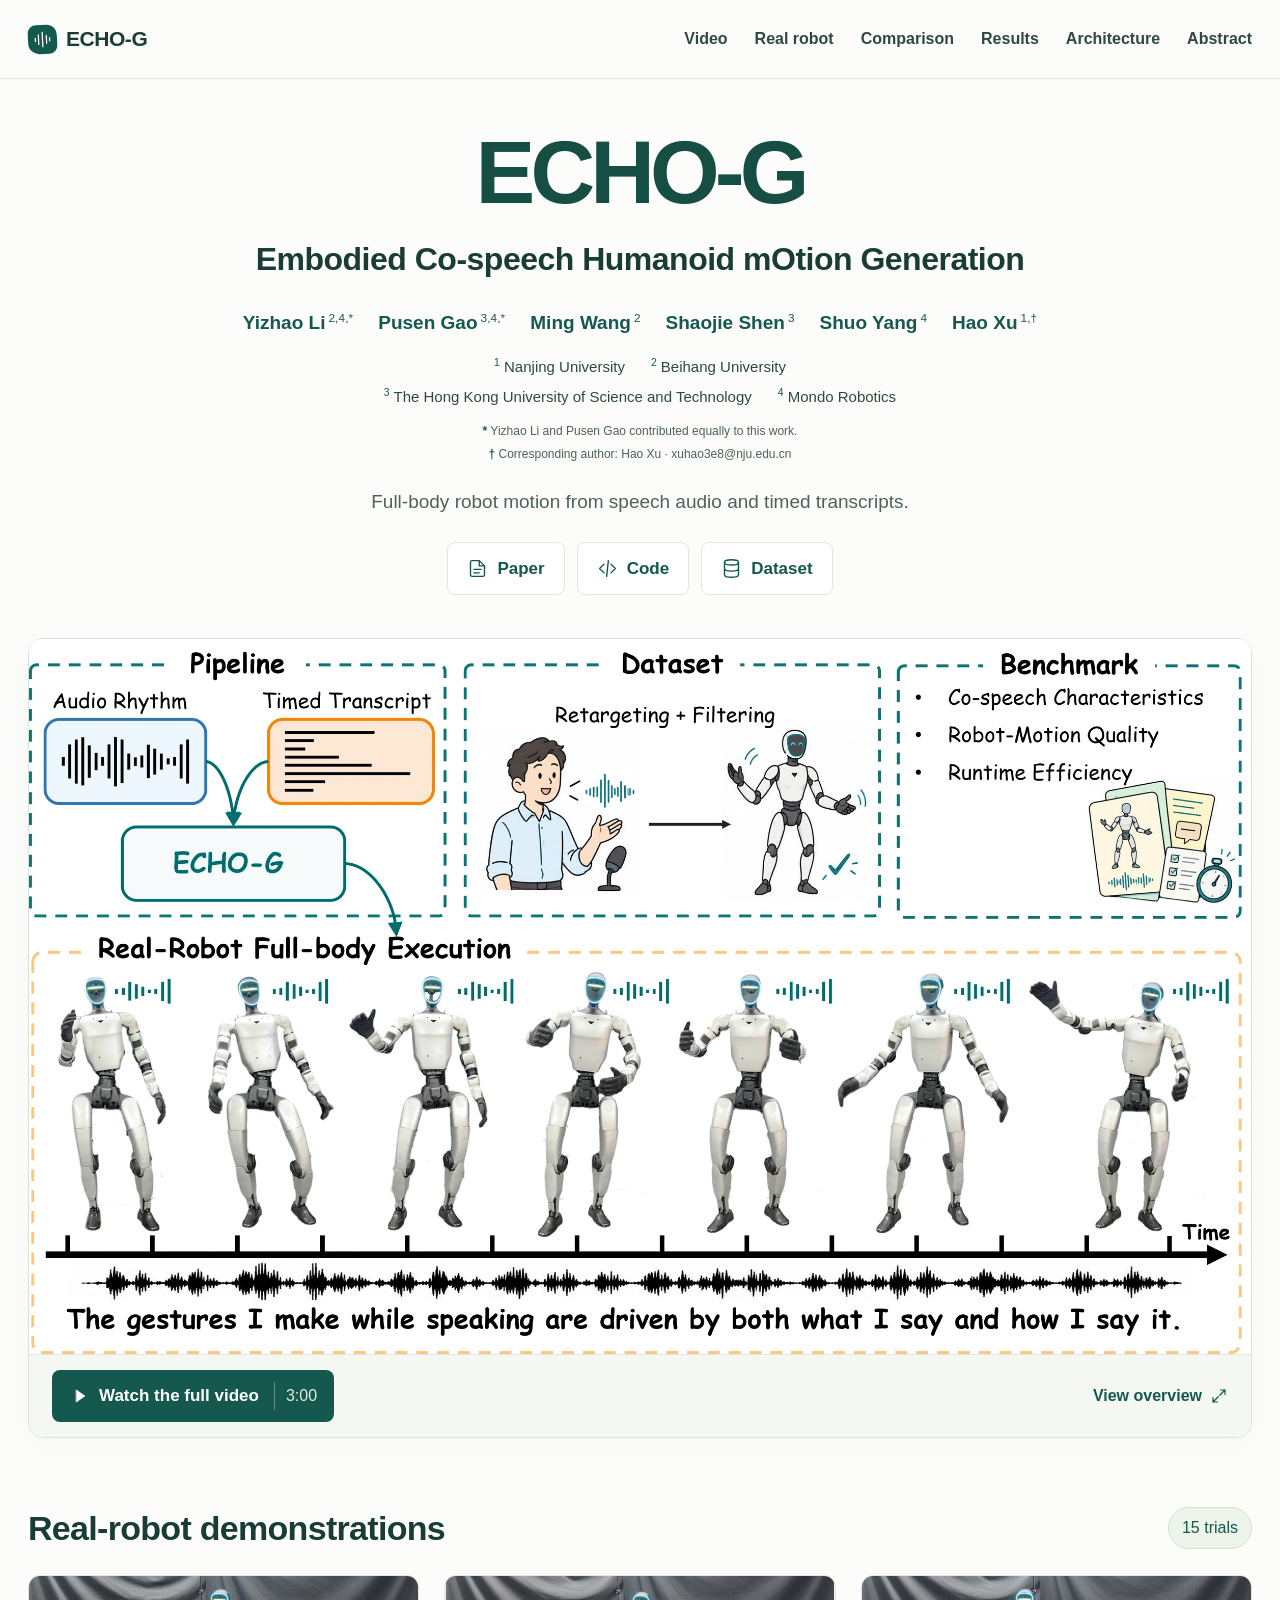
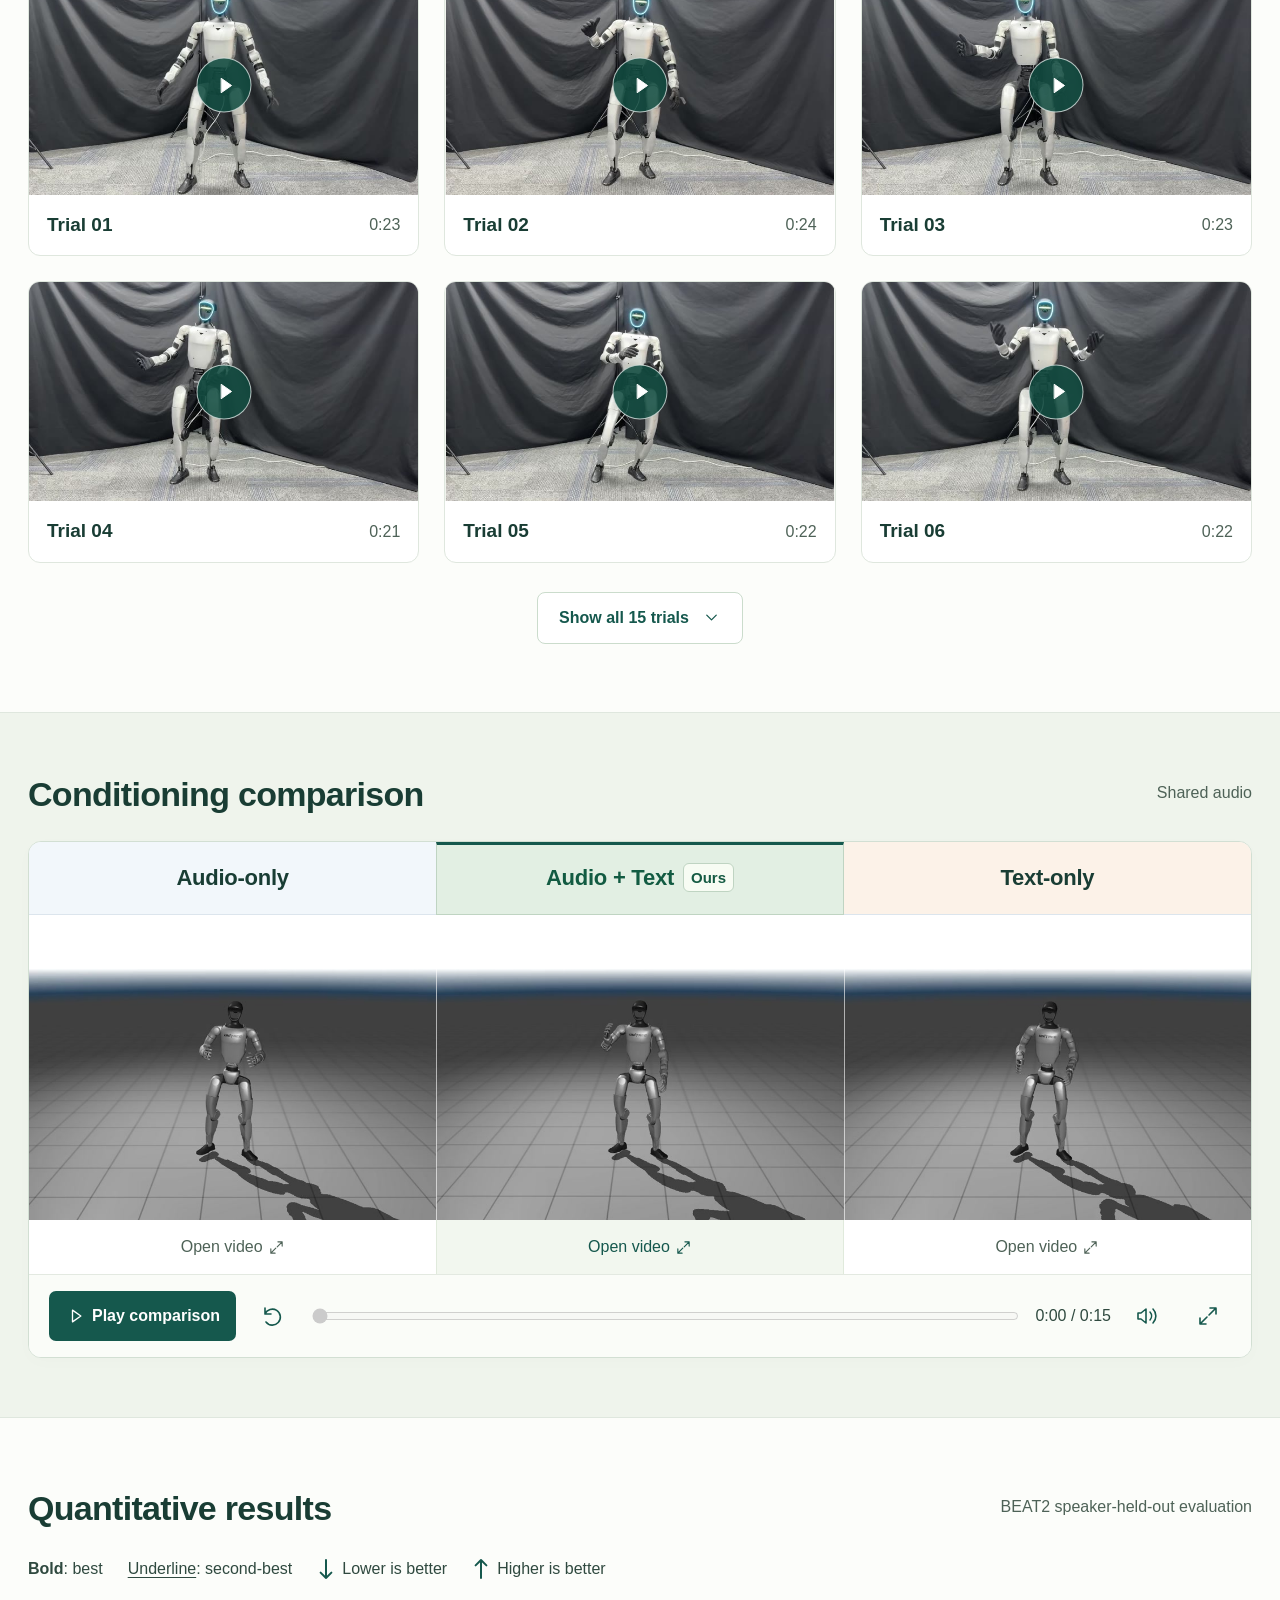
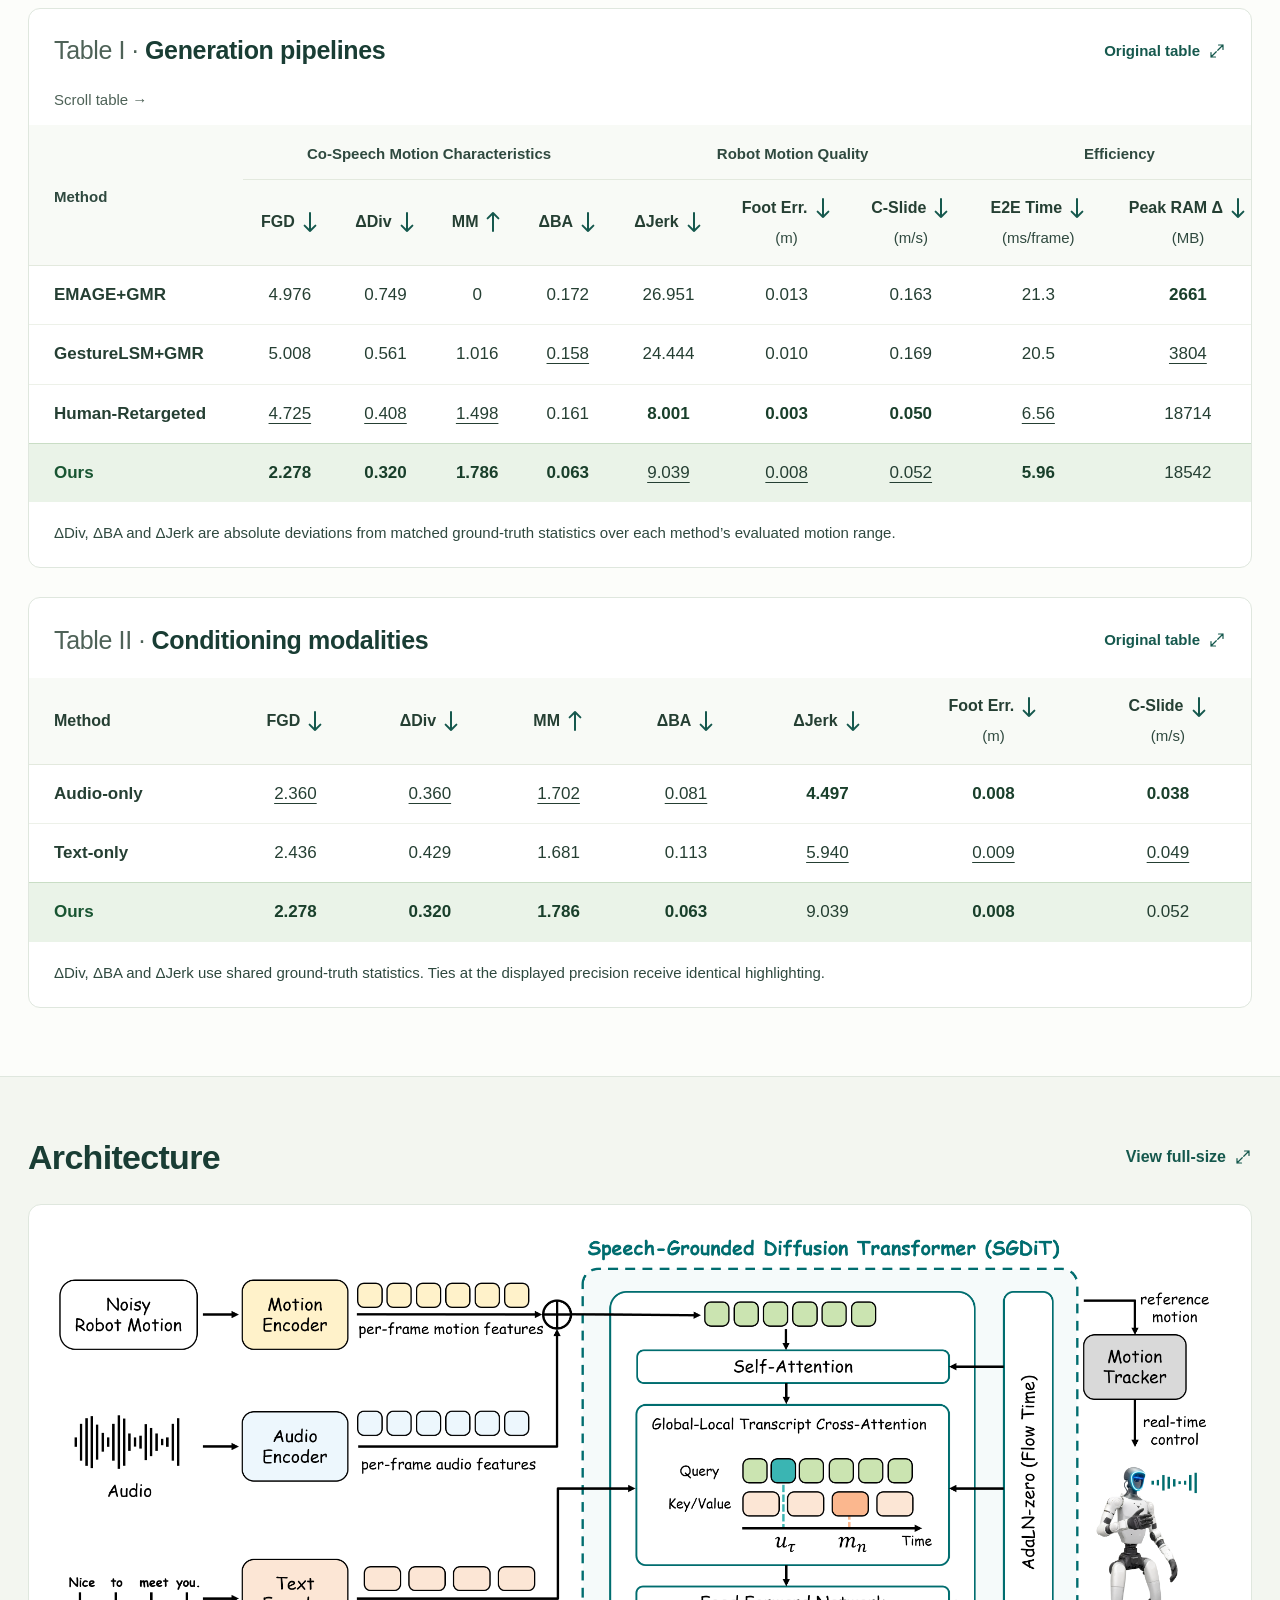
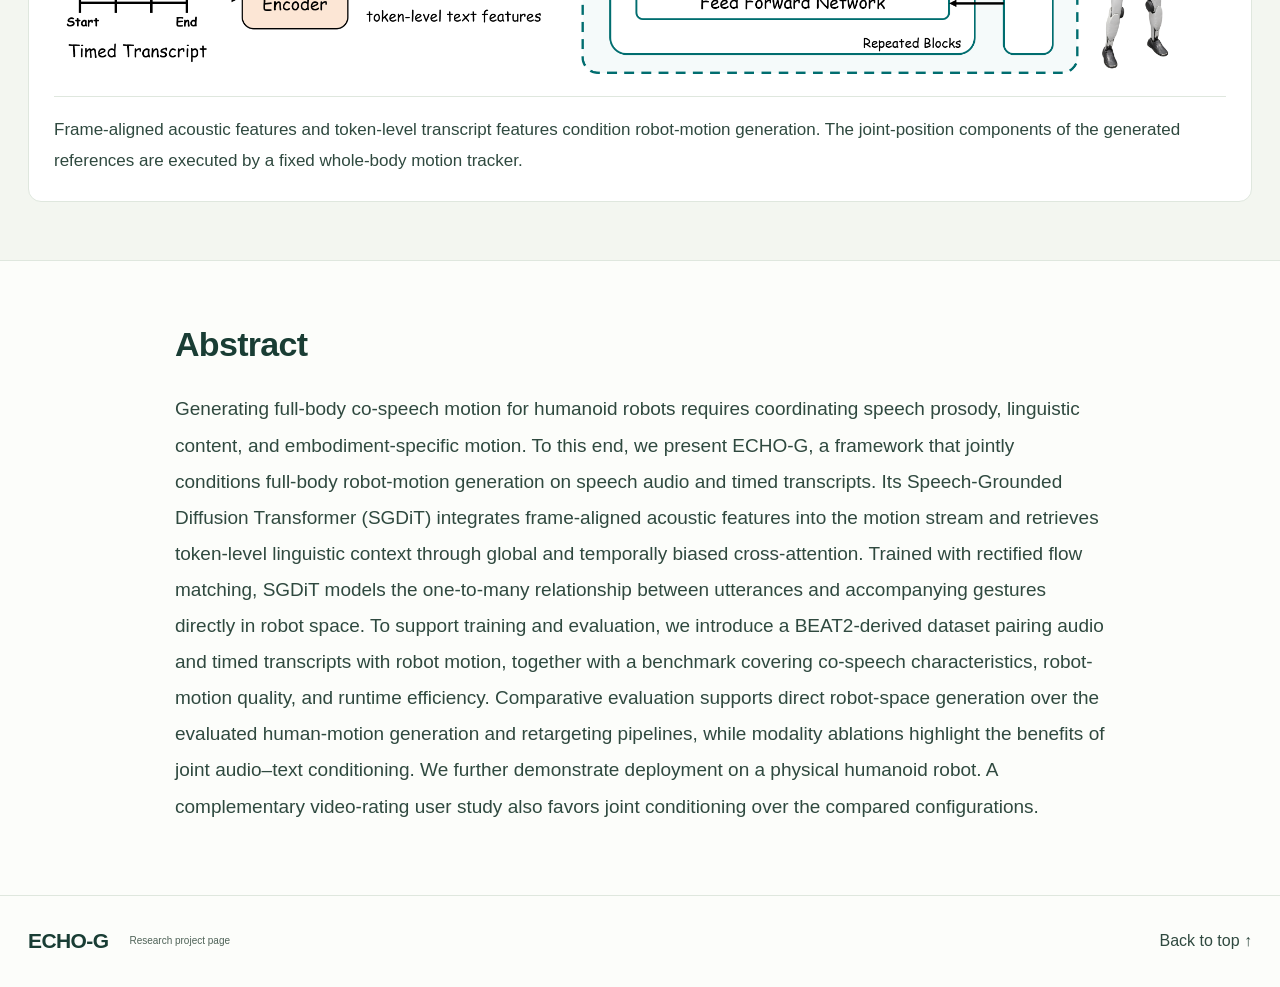
<file: index.html>
<!DOCTYPE html>

<html lang="en">
<head>
<meta charset="utf-8"/><meta content="width=device-width, initial-scale=1" name="viewport"/>
<meta content="#15584d" name="theme-color"/>
<meta content="ECHO-G generates full-body humanoid co-speech motion from speech audio and timed transcripts. Watch real-robot demonstrations, compare conditioning modalities, and explore the results." name="description"/>
<meta content="website" property="og:type"/><meta content="ECHO-G · Embodied Co-speech Humanoid mOtion Generation" property="og:title"/>
<meta content="Speech audio and timed transcripts, translated into full-body robot motion." property="og:description"/>
<meta content="summary_large_image" name="twitter:card"/>
<title>ECHO-G · Embodied Co-speech Humanoid mOtion Generation</title>
<link href="assets/images/favicon.svg" rel="icon" type="image/svg+xml"/>
<link href="styles.css?v=public-sync-20260930" rel="stylesheet"/><script defer="" src="site-config.js?v=public-sync-20260930"></script><script defer="" src="main.js?v=public-sync-20260930"></script>
<link href="presentation.css?v=public-sync-20260930" rel="stylesheet"/><script defer="" src="presentation.js?v=public-sync-20260930"></script><meta content="https://echo-g-project.github.io/" property="og:url"/><meta content="https://echo-g-project.github.io/assets/images/social-cover.jpg" property="og:image"/><link href="https://echo-g-project.github.io/" rel="canonical"/><link rel="stylesheet" href="public-authors.css?v=1">
<script defer src="public-authors.js?v=1"></script></head><body><a class="skip-link" href="#main">Skip to content</a><svg aria-hidden="true" class="icon-library" xmlns="http://www.w3.org/2000/svg">
<symbol id="i-wave" viewBox="0 0 24 24"><path d="M3 10v4m4-8v12m5-15v18m5-14v10m4-7v4"></path></symbol>
<symbol id="i-paper" viewBox="0 0 24 24"><path d="M14 3H6a2 2 0 0 0-2 2v14a2 2 0 0 0 2 2h12a2 2 0 0 0 2-2V9zM14 3v6h6M8 13h8M8 17h6"></path></symbol>
<symbol id="i-code" viewBox="0 0 24 24"><path d="m8 7-5 5 5 5m8-10 5 5-5 5m-3-14-2 18"></path></symbol>
<symbol id="i-data" viewBox="0 0 24 24"><ellipse cx="12" cy="5" rx="8" ry="3"></ellipse><path d="M4 5v7c0 1.7 3.6 3 8 3s8-1.3 8-3V5M4 12v7c0 1.7 3.6 3 8 3s8-1.3 8-3v-7"></path></symbol>
<symbol id="i-play" viewBox="0 0 24 24"><path d="m9 5 10 7-10 7z"></path></symbol>
<symbol id="i-pause" viewBox="0 0 24 24"><path d="M9 5v14m6-14v14"></path></symbol>
<symbol id="i-arrow" viewBox="0 0 24 24"><path d="M5 12h14m-6-6 6 6-6 6"></path></symbol>
<symbol id="i-expand" viewBox="0 0 24 24"><path d="M14 4h6v6m0-6-7 7M10 20H4v-6m0 6 7-7"></path></symbol>
<symbol id="i-chevron" viewBox="0 0 24 24"><path d="m6 9 6 6 6-6"></path></symbol>
<symbol id="i-close" viewBox="0 0 24 24"><path d="m6 6 12 12M6 18 18 6"></path></symbol>
<symbol id="i-sound" viewBox="0 0 24 24"><path d="m10 5-5 4H2v6h3l5 4V5zm4 3a6 6 0 0 1 0 8m3-11a10 10 0 0 1 0 14"></path></symbol>
<symbol id="i-muted" viewBox="0 0 24 24"><path d="m10 5-5 4H2v6h3l5 4V5zm5 4 6 6m0-6-6 6"></path></symbol>
<symbol id="i-replay" viewBox="0 0 24 24"><path d="M4 10a8 8 0 1 1 1 8M4 4v6h6"></path></symbol>
</svg>
<header class="site-header"><div class="header-inner"><a aria-label="ECHO-G home" class="wordmark" href="#top"><span class="brand-mark"><svg aria-hidden="true" class="icon"><use href="#i-wave"></use></svg></span>ECHO-G</a><nav aria-label="Page sections"><a href="#main-video">Video</a><a href="#real-robot">Real robot</a><a href="#comparison">Comparison</a><a href="#results">Results</a><a href="#architecture">Architecture</a><a href="#abstract">Abstract</a></nav></div></header>
<main id="main">
<section aria-labelledby="project-heading" class="hero section-shell" id="top">
<h1 id="project-heading"><span class="project-name">ECHO-G</span><span class="paper-title">Embodied Co-speech Humanoid mOtion Generation</span></h1>
<p class="hero-description">Full-body robot motion from speech audio and timed transcripts.</p>
<div class="authors" hidden="" id="authors"></div><div class="affiliations" hidden="" id="affiliations"></div><div aria-label="Project resources" class="hero-links"><button aria-label="Paper: link pending" class="resource-button" data-resource="paper" disabled="" type="button"><svg aria-hidden="true" class="icon"><use href="#i-paper"></use></svg><span>Paper</span><span class="pending-tag">Soon</span></button><button aria-label="Code: link pending" class="resource-button" data-resource="code" disabled="" type="button"><svg aria-hidden="true" class="icon"><use href="#i-code"></use></svg><span>Code</span><span class="pending-tag">Soon</span></button><button aria-label="Dataset: link pending" class="resource-button" data-resource="dataset" disabled="" type="button"><svg aria-hidden="true" class="icon"><use href="#i-data"></use></svg><span>Dataset</span><span class="pending-tag">Soon</span></button></div><p class="resource-note" hidden="" id="resource-note"></p>
</section>
<section aria-labelledby="main-video-heading" class="main-video-section section-shell" id="main-video">
<h2 class="sr-only" id="main-video-heading">Main video</h2>
<figure class="featured-media"><div class="featured-player" id="main-video-slot"></div><div class="feature-toolbar"><button class="main-play" id="main-play" type="button"><svg aria-hidden="true" class="icon"><use href="#i-play"></use></svg><span>Watch the full video</span><span class="main-duration">3:00</span></button><button class="text-link" id="open-cover" type="button">View overview <svg aria-hidden="true" class="icon"><use href="#i-expand"></use></svg></button></div></figure>
</section>
<section aria-labelledby="trials-heading" class="trials-section section-shell" id="real-robot">
<div class="section-heading"><div><h2 id="trials-heading">Real-robot demonstrations</h2></div><span class="count-chip" id="trial-count">15 trials</span></div>
<div class="trial-grid" id="trial-grid"></div>
<div class="gallery-actions"><button aria-controls="trial-grid" aria-expanded="false" class="outline-button" id="gallery-toggle" type="button"><span>Show all 15 trials</span><svg aria-hidden="true" class="icon"><use href="#i-chevron"></use></svg></button></div>
</section>
<section aria-labelledby="comparison-heading" class="comparison-section" id="comparison"><div class="section-shell">
<div class="section-heading"><div><h2 id="comparison-heading">Conditioning comparison</h2></div><p class="section-aside">Shared audio</p></div>
<div class="comparison-card"><div aria-label="Audio-only, audio plus text, and text-only comparison. Scroll horizontally on a small screen." class="comparison-scroll" id="comparison-scroll" role="region" tabindex="0"><div class="comparison-canvas"><div class="comparison-labels" id="comparison-labels"></div><div class="comparison-player" id="comparison-player"></div><div class="comparison-links" id="comparison-links"></div></div></div>
<div class="comparison-controls"><button aria-label="Play all three conditions together" class="comparison-play" id="comparison-play" type="button"><svg aria-hidden="true" class="icon"><use href="#i-play"></use></svg><span>Play comparison</span></button><button aria-label="Replay comparison" class="icon-button" id="comparison-replay" type="button"><svg aria-hidden="true" class="icon"><use href="#i-replay"></use></svg></button><label class="sr-only" for="comparison-seek">Comparison position</label><input disabled="" id="comparison-seek" max="15.07" min="0" step="0.01" type="range" value="0"/><span class="time-readout" id="comparison-time">0:00 / 0:15</span><button aria-label="Mute comparison audio" aria-pressed="false" class="icon-button" id="comparison-sound" type="button"><svg aria-hidden="true" class="icon"><use href="#i-sound"></use></svg></button><button aria-label="Open comparison in full screen" class="icon-button" id="comparison-fullscreen" type="button"><svg aria-hidden="true" class="icon"><use href="#i-expand"></use></svg></button></div></div>
</div></section>
<section aria-labelledby="results-heading" class="results-section section-shell" id="results"><div class="section-heading"><div><h2 id="results-heading">Quantitative results</h2></div><p class="section-aside">BEAT2 speaker-held-out evaluation</p></div>
<div class="ranking-legend"><span><strong>Bold</strong> best</span><span><u>Underline</u> second-best</span><span>↓ lower is better   ·   ↑ higher is better</span></div><div class="benchmark-tables" id="benchmark-tables"></div>
</section>
<section aria-labelledby="architecture-heading" class="architecture-section" id="architecture"><div class="section-shell"><div class="section-heading"><div><h2 id="architecture-heading">Architecture</h2></div><button class="text-link" id="open-architecture" type="button">View full-size <svg aria-hidden="true" class="icon"><use href="#i-expand"></use></svg></button></div>
<figure class="architecture-figure"><button aria-label="Enlarge the SGDiT architecture" class="figure-button" id="architecture-image-button" type="button"><img alt="SGDiT architecture and tracking interface." decoding="async" height="1662" id="architecture-image" loading="lazy" src="assets/images/Arch-5.png" width="4386"/></button><figcaption id="architecture-caption"></figcaption></figure></div></section>
<section aria-labelledby="abstract-heading" class="abstract-section section-shell" id="abstract"><div class="abstract-layout"><div><h2 id="abstract-heading">Abstract</h2></div><div class="abstract-copy"><p id="abstract-text">Generating full-body co-speech motion for humanoid robots requires coordinating speech prosody, linguistic content, and embodiment-specific motion. To this end, we present ECHO-G, a framework that jointly conditions full-body robot-motion generation on speech audio and timed transcripts. Its Speech-Grounded Diffusion Transformer (SGDiT) integrates frame-aligned acoustic features into the motion stream and retrieves token-level linguistic context through global and temporally biased cross-attention. Trained with rectified flow matching, SGDiT models the one-to-many relationship between utterances and accompanying gestures directly in robot space. To support training and evaluation, we introduce a BEAT2-derived dataset pairing audio and timed transcripts with robot motion, together with a benchmark covering co-speech characteristics, robot-motion quality, and runtime efficiency. Comparative evaluation supports direct robot-space generation over the evaluated human-motion generation and retargeting pipelines, while modality ablations highlight the benefits of joint audio–text conditioning. We further demonstrate deployment on a physical humanoid robot. A complementary video-rating user study also favors joint conditioning over the compared configurations.</p><p hidden="" id="release-statement"></p></div></div></section>
<section class="citation-section section-shell" hidden="" id="citation"><h2>Citation</h2><pre id="citation-code"></pre></section></main>
<footer class="site-footer"><div class="section-shell footer-inner"><a class="footer-brand" href="#top">ECHO-G</a><p>Research project page</p><a class="back-top" href="#top">Back to top ↑</a></div></footer>
<dialog class="figure-dialog" id="figure-dialog"><div class="dialog-toolbar"><h2 id="dialog-title">Project overview</h2><button aria-label="Close full-size figure" class="icon-button" id="close-dialog" type="button"><svg aria-hidden="true" class="icon"><use href="#i-close"></use></svg></button></div><img alt="" id="dialog-image"/><a class="text-link" id="dialog-original" rel="noopener noreferrer" target="_blank">Open original file <svg aria-hidden="true" class="icon"><use href="#i-expand"></use></svg></a></dialog>
<noscript><p class="noscript-note">For a version without JavaScript, <a href="static.html">open the static project page</a>.</p></noscript>
</body></html>
</file>
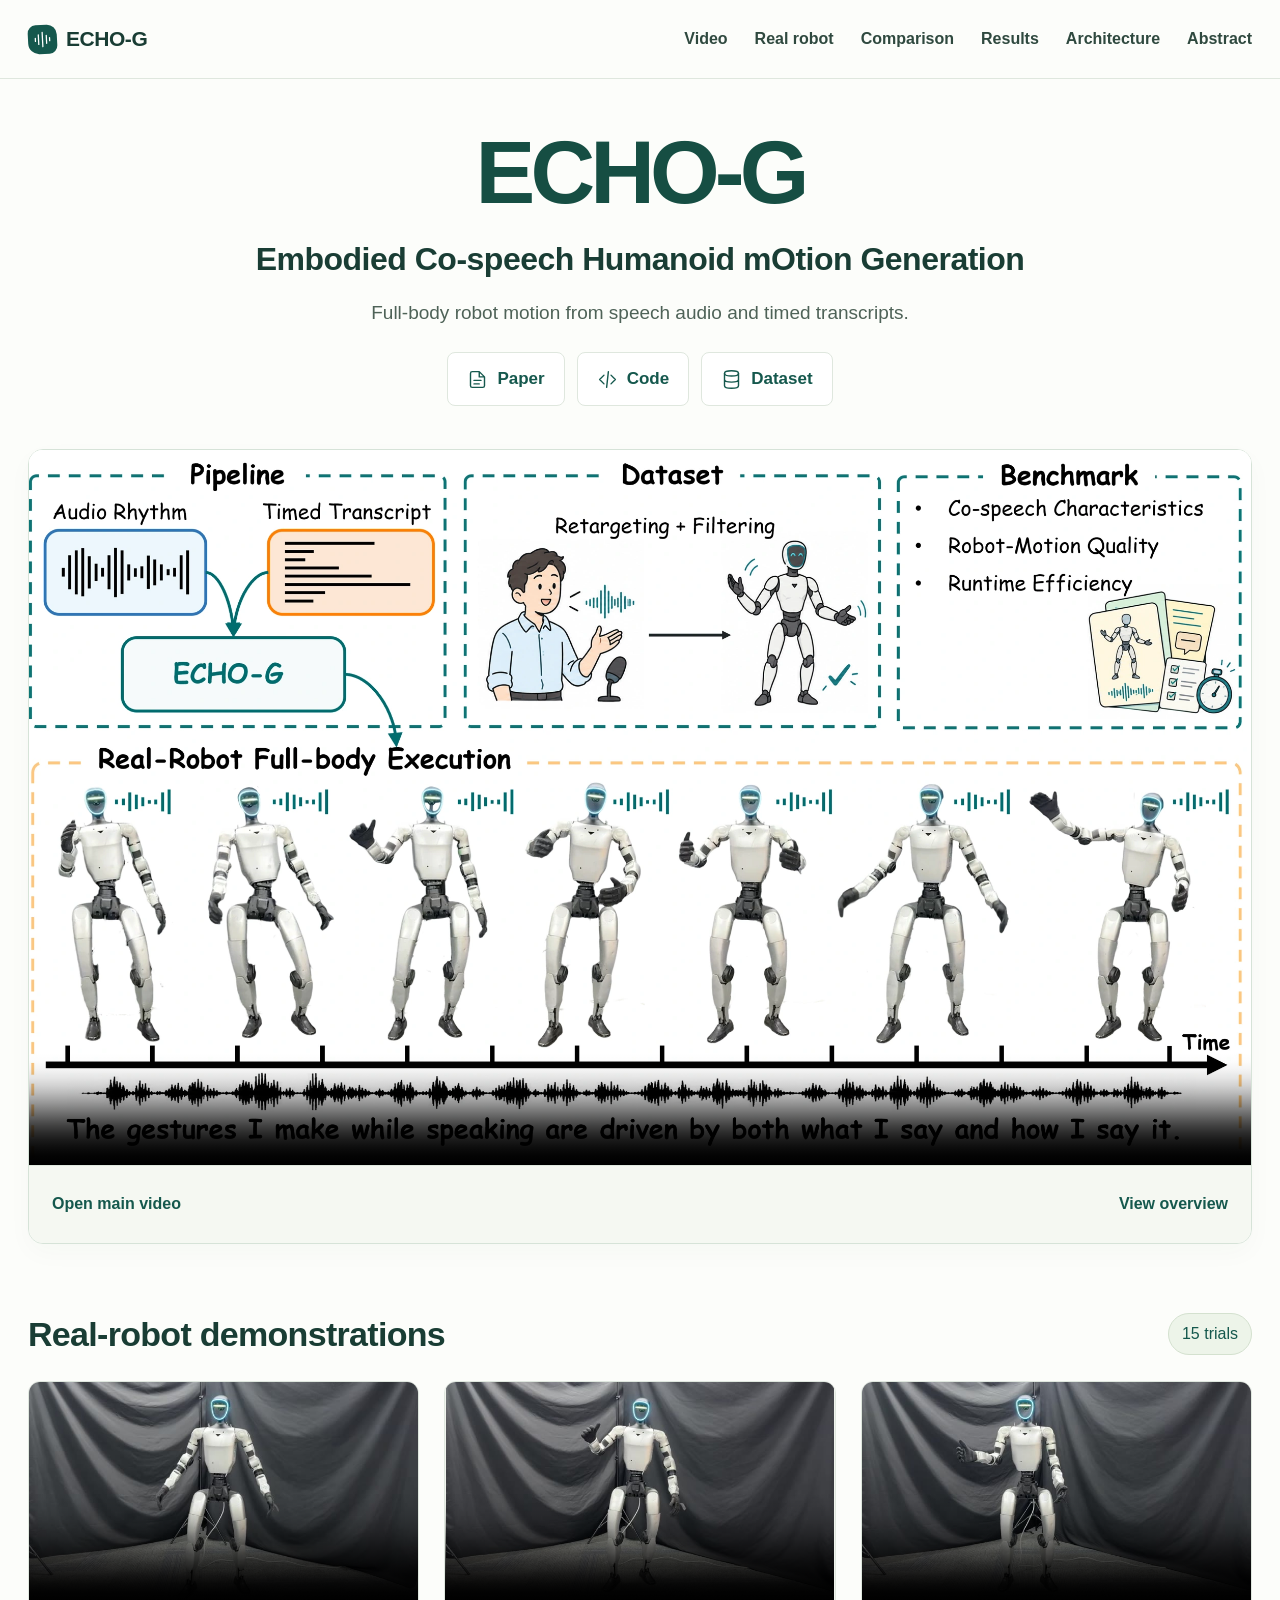
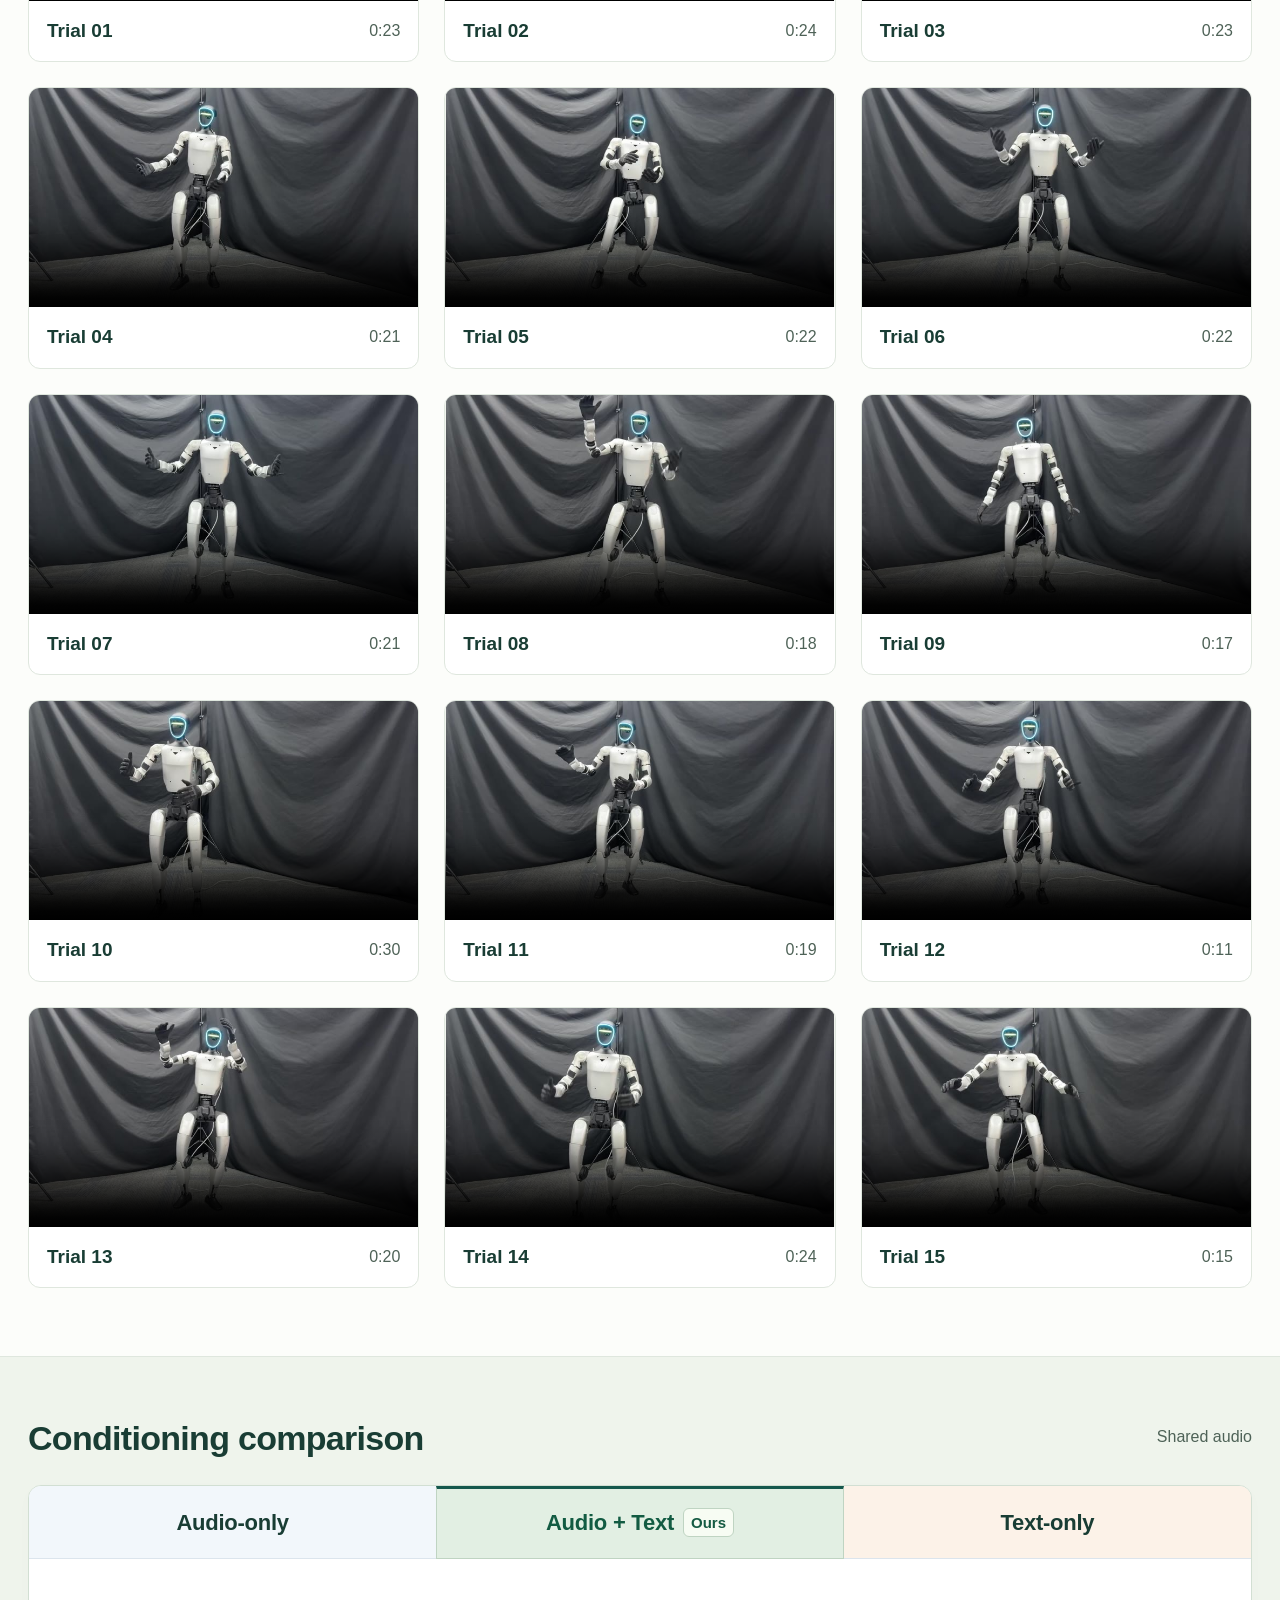
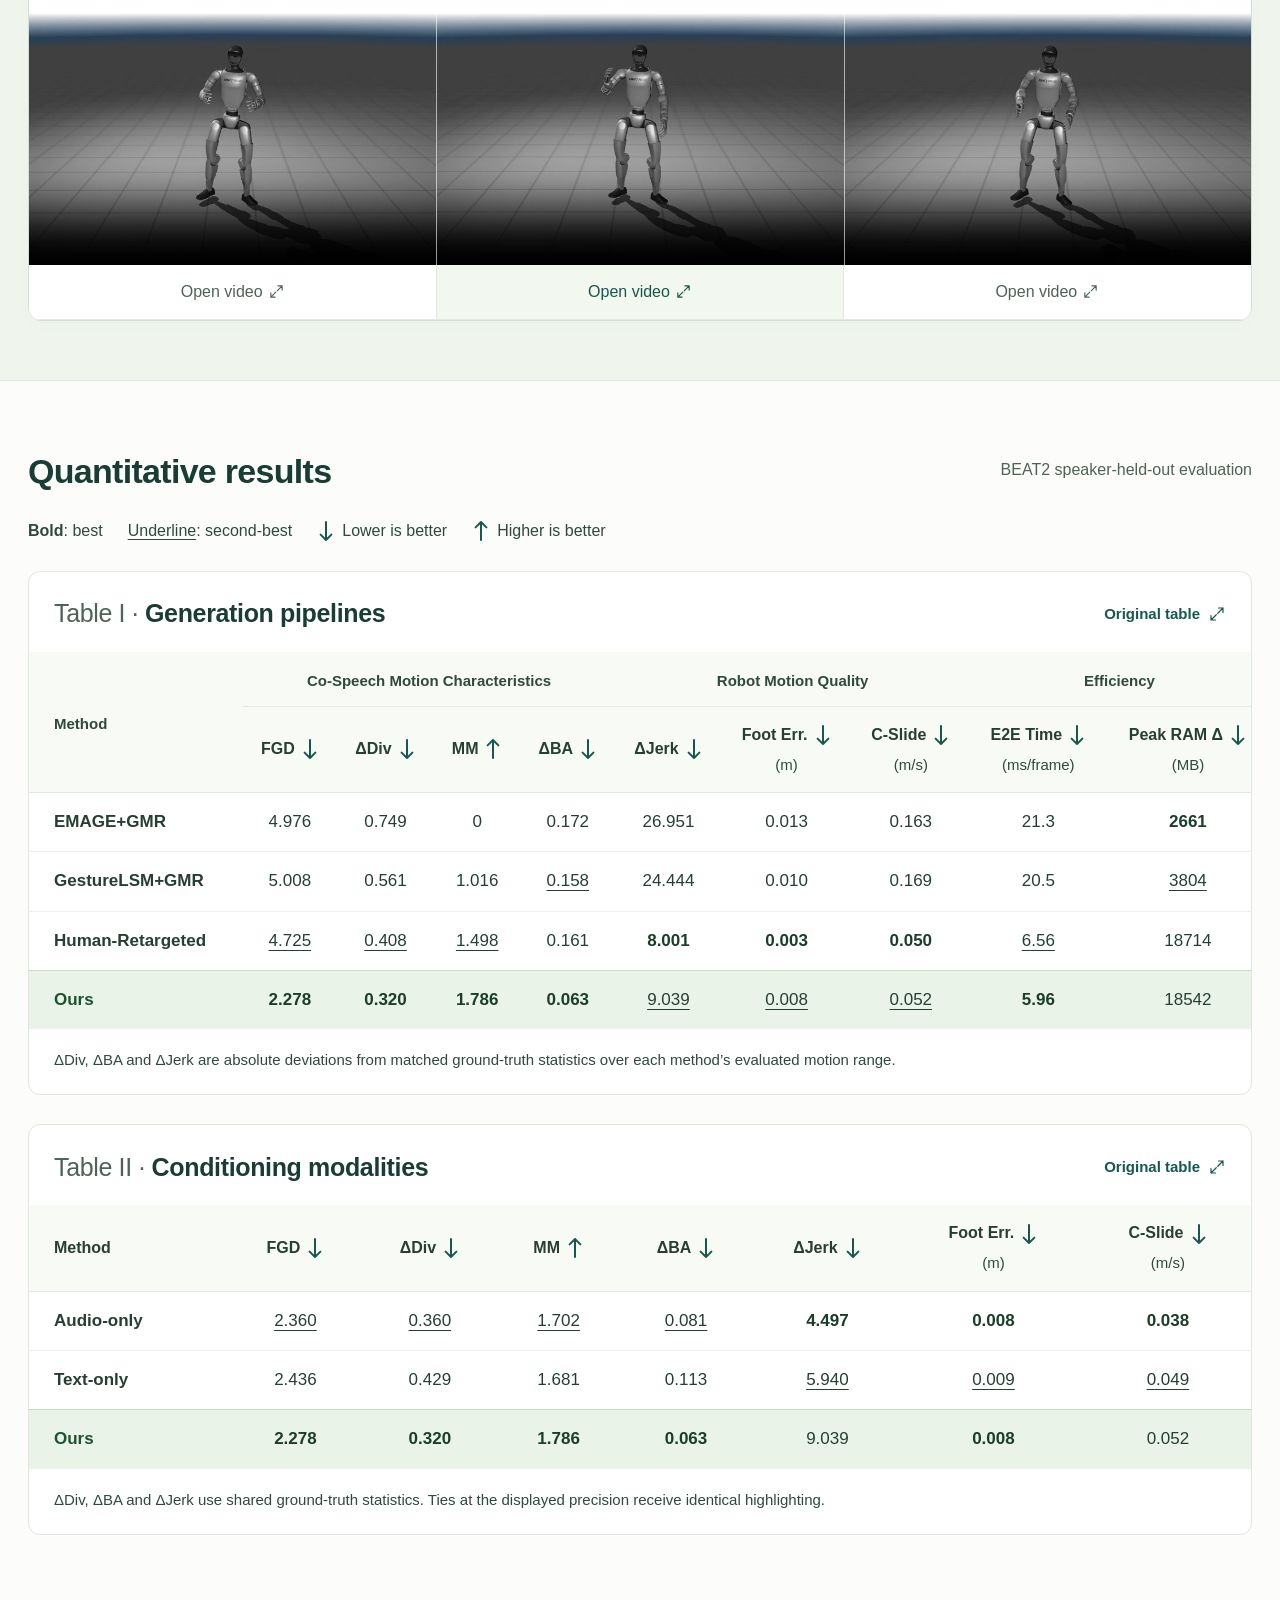
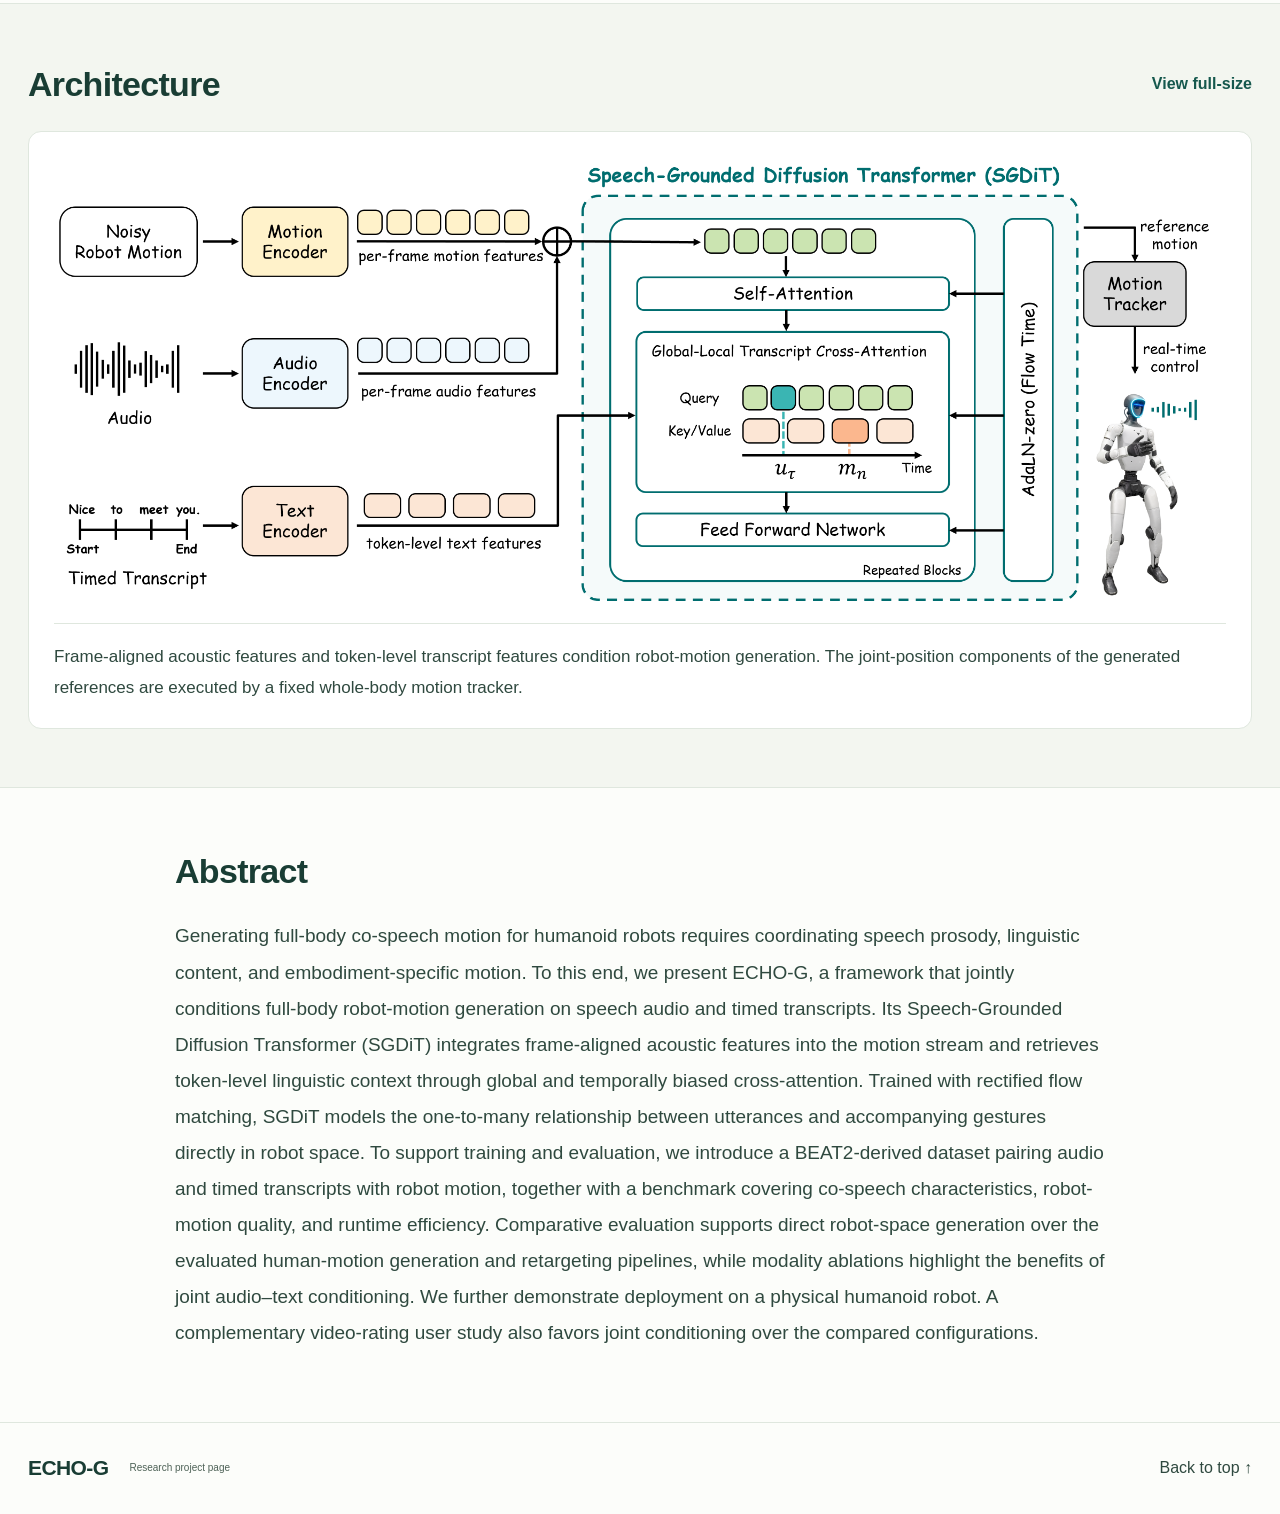
<file: static.html>
<!DOCTYPE html>

<html lang="en"><head>
<meta charset="utf-8"/><meta content="width=device-width, initial-scale=1" name="viewport"/>
<meta content="#15584d" name="theme-color"/>
<meta content="ECHO-G generates full-body humanoid co-speech motion from speech audio and timed transcripts. Watch real-robot demonstrations, compare conditioning modalities, and explore the results." name="description"/>
<meta content="website" property="og:type"/><meta content="ECHO-G · Embodied Co-speech Humanoid mOtion Generation" property="og:title"/>
<meta content="Speech audio and timed transcripts, translated into full-body robot motion." property="og:description"/>
<meta content="summary_large_image" name="twitter:card"/>
<title>ECHO-G · Embodied Co-speech Humanoid mOtion Generation</title>
<link href="assets/images/favicon.svg" rel="icon" type="image/svg+xml"/>
<link href="styles.css" rel="stylesheet"/>
<link href="presentation.css" rel="stylesheet"/><meta content="https://echo-g-project.github.io/" property="og:url"/><meta content="https://echo-g-project.github.io/assets/images/social-cover.jpg" property="og:image"/><link href="https://echo-g-project.github.io/" rel="canonical"/><link rel="stylesheet" href="public-authors.css?v=1"></head><body><a class="skip-link" href="#main">Skip to content</a><svg aria-hidden="true" class="icon-library" xmlns="http://www.w3.org/2000/svg">
<symbol id="i-wave" viewBox="0 0 24 24"><path d="M3 10v4m4-8v12m5-15v18m5-14v10m4-7v4"></path></symbol>
<symbol id="i-paper" viewBox="0 0 24 24"><path d="M14 3H6a2 2 0 0 0-2 2v14a2 2 0 0 0 2 2h12a2 2 0 0 0 2-2V9zM14 3v6h6M8 13h8M8 17h6"></path></symbol>
<symbol id="i-code" viewBox="0 0 24 24"><path d="m8 7-5 5 5 5m8-10 5 5-5 5m-3-14-2 18"></path></symbol>
<symbol id="i-data" viewBox="0 0 24 24"><ellipse cx="12" cy="5" rx="8" ry="3"></ellipse><path d="M4 5v7c0 1.7 3.6 3 8 3s8-1.3 8-3V5M4 12v7c0 1.7 3.6 3 8 3s8-1.3 8-3v-7"></path></symbol>
<symbol id="i-play" viewBox="0 0 24 24"><path d="m9 5 10 7-10 7z"></path></symbol>
<symbol id="i-pause" viewBox="0 0 24 24"><path d="M9 5v14m6-14v14"></path></symbol>
<symbol id="i-arrow" viewBox="0 0 24 24"><path d="M5 12h14m-6-6 6 6-6 6"></path></symbol>
<symbol id="i-expand" viewBox="0 0 24 24"><path d="M14 4h6v6m0-6-7 7M10 20H4v-6m0 6 7-7"></path></symbol>
<symbol id="i-chevron" viewBox="0 0 24 24"><path d="m6 9 6 6 6-6"></path></symbol>
<symbol id="i-close" viewBox="0 0 24 24"><path d="m6 6 12 12M6 18 18 6"></path></symbol>
<symbol id="i-sound" viewBox="0 0 24 24"><path d="m10 5-5 4H2v6h3l5 4V5zm4 3a6 6 0 0 1 0 8m3-11a10 10 0 0 1 0 14"></path></symbol>
<symbol id="i-muted" viewBox="0 0 24 24"><path d="m10 5-5 4H2v6h3l5 4V5zm5 4 6 6m0-6-6 6"></path></symbol>
<symbol id="i-replay" viewBox="0 0 24 24"><path d="M4 10a8 8 0 1 1 1 8M4 4v6h6"></path></symbol>
</svg>
<header class="site-header"><div class="header-inner"><a aria-label="ECHO-G home" class="wordmark" href="#top"><span class="brand-mark"><svg aria-hidden="true" class="icon"><use href="#i-wave"></use></svg></span>ECHO-G</a><nav aria-label="Page sections"><a href="#main-video">Video</a><a href="#real-robot">Real robot</a><a href="#comparison">Comparison</a><a href="#results">Results</a><a href="#architecture">Architecture</a><a href="#abstract">Abstract</a></nav></div></header>
<main id="main">
<section aria-labelledby="project-heading" class="hero section-shell" id="top">
<h1 id="project-heading"><span class="project-name">ECHO-G</span><span class="paper-title">Embodied Co-speech Humanoid mOtion Generation</span></h1>
<p class="hero-description">Full-body robot motion from speech audio and timed transcripts.</p>
<div class="authors" hidden="" id="authors"></div><div class="affiliations" hidden="" id="affiliations"></div><div aria-label="Project resources" class="hero-links">
<a aria-label="Paper"
   class="resource-button"
   data-resource="paper"
   href="https://arxiv.org/abs/2609.39575"
   target="_blank"
   rel="noopener noreferrer">
  <svg aria-hidden="true" class="icon"><use href="#i-paper"></use></svg>
  <span>Paper</span>
</a>

  <a class="resource-button"
     data-resource="code"
     href="https://github.com/NJU-SOARLAB/ECHO-G"
     target="_blank"
     rel="noopener noreferrer">
    <svg aria-hidden="true" class="icon"><use href="#i-code"></use></svg>
    <span>Code</span>
  </a>

  <a class="resource-button"
     data-resource="dataset"
     href="https://huggingface.co/datasets/gaopusen/ECHO-G"
     target="_blank"
     rel="noopener noreferrer">
    <svg aria-hidden="true" class="icon"><use href="#i-data"></use></svg>
    <span>Dataset</span>
  </a>
</div><p class="resource-note" hidden="" id="resource-note"></p>
</section>
<section aria-labelledby="main-video-heading" class="main-video-section section-shell" id="main-video">
<h2 class="sr-only" id="main-video-heading">Main video</h2>
<figure class="featured-media"><div class="featured-player" id="main-video-slot"><div class="video-shell"><video aria-label="ECHO-G main video" controls="" playsinline="" poster="assets/posters/cover-page.webp" preload="none" src="assets/videos/long-video.mp4"></video></div></div><div class="feature-toolbar"><a class="text-link" href="assets/videos/long-video.mp4" rel="noopener noreferrer" target="_blank">Open main video</a><a class="text-link" href="assets/images/cover-page.png" rel="noopener noreferrer" target="_blank">View overview</a></div></figure>
</section>
<section aria-labelledby="trials-heading" class="trials-section section-shell" id="real-robot">
<div class="section-heading"><div><h2 id="trials-heading">Real-robot demonstrations</h2></div><span class="count-chip" id="trial-count">15 trials</span></div>
<div class="trial-grid" id="trial-grid"><article class="trial-card" data-display-trial="01" data-trial="1"><div class="video-shell"><video aria-label="Trial 01 — real-robot demonstration" controls="" playsinline="" poster="assets/posters/trial-01.jpg" preload="none" src="assets/videos/real-robot-videos/1.mp4"></video></div><div class="trial-meta"><h3>Trial 01</h3><span>0:23</span></div></article><article class="trial-card" data-display-trial="02" data-trial="2"><div class="video-shell"><video aria-label="Trial 02 — real-robot demonstration" controls="" playsinline="" poster="assets/posters/trial-02.jpg" preload="none" src="assets/videos/real-robot-videos/2.mp4"></video></div><div class="trial-meta"><h3>Trial 02</h3><span>0:24</span></div></article><article class="trial-card" data-display-trial="03" data-trial="3"><div class="video-shell"><video aria-label="Trial 03 — real-robot demonstration" controls="" playsinline="" poster="assets/posters/trial-03.jpg" preload="none" src="assets/videos/real-robot-videos/3.mp4"></video></div><div class="trial-meta"><h3>Trial 03</h3><span>0:23</span></div></article><article class="trial-card" data-display-trial="04" data-trial="4"><div class="video-shell"><video aria-label="Trial 04 — real-robot demonstration" controls="" playsinline="" poster="assets/posters/trial-04.jpg" preload="none" src="assets/videos/real-robot-videos/4.mp4"></video></div><div class="trial-meta"><h3>Trial 04</h3><span>0:21</span></div></article><article class="trial-card" data-display-trial="05" data-trial="5"><div class="video-shell"><video aria-label="Trial 05 — real-robot demonstration" controls="" playsinline="" poster="assets/posters/trial-05.jpg" preload="none" src="assets/videos/real-robot-videos/5.mp4"></video></div><div class="trial-meta"><h3>Trial 05</h3><span>0:22</span></div></article><article class="trial-card" data-display-trial="06" data-trial="6"><div class="video-shell"><video aria-label="Trial 06 — real-robot demonstration" controls="" playsinline="" poster="assets/posters/trial-06.jpg" preload="none" src="assets/videos/real-robot-videos/6.mp4"></video></div><div class="trial-meta"><h3>Trial 06</h3><span>0:22</span></div></article><article class="trial-card" data-display-trial="07" data-trial="7"><div class="video-shell"><video aria-label="Trial 07 — real-robot demonstration" controls="" playsinline="" poster="assets/posters/trial-07.jpg" preload="none" src="assets/videos/real-robot-videos/7.mp4"></video></div><div class="trial-meta"><h3>Trial 07</h3><span>0:21</span></div></article><article class="trial-card" data-display-trial="08" data-trial="8"><div class="video-shell"><video aria-label="Trial 08 — real-robot demonstration" controls="" playsinline="" poster="assets/posters/trial-08.jpg" preload="none" src="assets/videos/real-robot-videos/8.mp4"></video></div><div class="trial-meta"><h3>Trial 08</h3><span>0:18</span></div></article><article class="trial-card" data-display-trial="09" data-trial="9"><div class="video-shell"><video aria-label="Trial 09 — real-robot demonstration" controls="" playsinline="" poster="assets/posters/trial-09.jpg" preload="none" src="assets/videos/real-robot-videos/9.mp4"></video></div><div class="trial-meta"><h3>Trial 09</h3><span>0:17</span></div></article><article class="trial-card" data-display-trial="10" data-trial="10"><div class="video-shell"><video aria-label="Trial 10 — real-robot demonstration" controls="" playsinline="" poster="assets/posters/trial-10.jpg" preload="none" src="assets/videos/real-robot-videos/10.mp4"></video></div><div class="trial-meta"><h3>Trial 10</h3><span>0:30</span></div></article><article class="trial-card" data-display-trial="11" data-trial="11"><div class="video-shell"><video aria-label="Trial 11 — real-robot demonstration" controls="" playsinline="" poster="assets/posters/trial-11.jpg" preload="none" src="assets/videos/real-robot-videos/11.mp4"></video></div><div class="trial-meta"><h3>Trial 11</h3><span>0:19</span></div></article><article class="trial-card" data-display-trial="12" data-trial="12"><div class="video-shell"><video aria-label="Trial 12 — real-robot demonstration" controls="" playsinline="" poster="assets/posters/trial-12.jpg" preload="none" src="assets/videos/real-robot-videos/12.mp4"></video></div><div class="trial-meta"><h3>Trial 12</h3><span>0:11</span></div></article><article class="trial-card" data-display-trial="13" data-trial="13"><div class="video-shell"><video aria-label="Trial 13 — real-robot demonstration" controls="" playsinline="" poster="assets/posters/trial-13.jpg" preload="none" src="assets/videos/real-robot-videos/13.mp4"></video></div><div class="trial-meta"><h3>Trial 13</h3><span>0:20</span></div></article><article class="trial-card" data-display-trial="14" data-trial="14"><div class="video-shell"><video aria-label="Trial 14 — real-robot demonstration" controls="" playsinline="" poster="assets/posters/trial-14.jpg" preload="none" src="assets/videos/real-robot-videos/14.mp4"></video></div><div class="trial-meta"><h3>Trial 14</h3><span>0:24</span></div></article><article class="trial-card" data-display-trial="15" data-trial="15"><div class="video-shell"><video aria-label="Trial 15 — real-robot demonstration" controls="" playsinline="" poster="assets/posters/trial-15.jpg" preload="none" src="assets/videos/real-robot-videos/15.mp4"></video></div><div class="trial-meta"><h3>Trial 15</h3><span>0:15</span></div></article></div>
</section>
<section aria-labelledby="comparison-heading" class="comparison-section" id="comparison"><div class="section-shell">
<div class="section-heading"><div><h2 id="comparison-heading">Conditioning comparison</h2></div><p class="section-aside">Shared audio</p></div>
<div class="comparison-card"><div aria-label="Audio-only, audio plus text, and text-only comparison. Scroll horizontally on a small screen." class="comparison-scroll" id="comparison-scroll" role="region" tabindex="0"><div class="comparison-canvas"><div class="comparison-labels" id="comparison-labels"><div class="comparison-label" data-condition="audio-only"><strong>Audio-only</strong></div><div class="comparison-label" data-condition="audio-text"><strong>Audio + Text</strong><span class="ours-label">Ours</span></div><div class="comparison-label" data-condition="text-only"><strong>Text-only</strong></div></div><div class="comparison-player" id="comparison-player"><video aria-label="Synchronized comparison: audio-only left, audio and text center, text-only right." controls="" id="comparison-video" playsinline="" poster="assets/posters/conditioning-comparison.jpg" preload="none" src="assets/videos/comparison/conditioning-comparison.mp4"></video></div><div class="comparison-links" id="comparison-links"><a aria-label="Open Audio-only video separately" href="assets/videos/comparison/audio-only.mp4" rel="noopener noreferrer" target="_blank">Open video <svg aria-hidden="true" class="icon"><use href="#i-expand"></use></svg></a><a aria-label="Open Audio + Text video separately" href="assets/videos/comparison/audio-text.mp4" rel="noopener noreferrer" target="_blank">Open video <svg aria-hidden="true" class="icon"><use href="#i-expand"></use></svg></a><a aria-label="Open Text-only video separately" href="assets/videos/comparison/text-only.mp4" rel="noopener noreferrer" target="_blank">Open video <svg aria-hidden="true" class="icon"><use href="#i-expand"></use></svg></a></div></div></div>
</div>
</div></section>
<section aria-labelledby="results-heading" class="results-section section-shell" id="results"><div class="section-heading"><div><h2 id="results-heading">Quantitative results</h2></div><p class="section-aside">BEAT2 speaker-held-out evaluation</p></div>
<div class="ranking-legend"><span><strong>Bold</strong>: best</span><span><u>Underline</u>: second-best</span><span class="direction-legend"><span aria-hidden="true" class="legend-arrow"><svg aria-hidden="true" focusable="false" viewBox="0 0 20 26"><path d="M10 3v20M4 17l6 6 6-6"></path></svg></span>Lower is better</span><span class="direction-legend"><span aria-hidden="true" class="legend-arrow"><svg aria-hidden="true" focusable="false" viewBox="0 0 20 26"><path d="M10 23V3M4 9l6-6 6 6"></path></svg></span>Higher is better</span></div><div class="benchmark-tables" id="benchmark-tables"><article class="benchmark-card" id="table-pipelines"><div class="benchmark-head"><div><h3 id="table-pipelines-title"><span class="inline-table-number">Table I</span>Generation pipelines</h3></div><a class="text-link" href="assets/tables/TABLE1.png" rel="noopener noreferrer" target="_blank">Original table<svg aria-hidden="true" class="icon"><use href="#i-expand"></use></svg></a></div><p class="scroll-hint" hidden="">Scroll table →</p><div aria-labelledby="table-pipelines-title" class="table-scroll" role="region" tabindex="0"><table aria-labelledby="table-pipelines-title" class="pipelines-table"><thead><tr class="group-row"><th class="method-heading" rowspan="2" scope="col">Method</th><th colspan="4" scope="colgroup">Co-Speech Motion Characteristics</th><th colspan="3" scope="colgroup">Robot Motion Quality</th><th colspan="2" scope="colgroup">Efficiency</th></tr><tr><th aria-label="Fréchet Gesture Distance, lower is better" scope="col"><span class="metric-heading"><abbr class="metric-name" title="Fréchet Gesture Distance">FGD</abbr><span aria-hidden="true" class="metric-arrow" data-direction="↓"><svg aria-hidden="true" focusable="false" viewBox="0 0 20 26"><path d="M10 3v20M4 17l6 6 6-6"></path></svg></span></span></th><th aria-label="Absolute gap to the reference diversity statistic, lower is better" scope="col"><span class="metric-heading"><abbr class="metric-name" title="Absolute gap to the reference diversity statistic">ΔDiv</abbr><span aria-hidden="true" class="metric-arrow" data-direction="↓"><svg aria-hidden="true" focusable="false" viewBox="0 0 20 26"><path d="M10 3v20M4 17l6 6 6-6"></path></svg></span></span></th><th aria-label="Multimodality, higher is better" scope="col"><span class="metric-heading"><abbr class="metric-name" title="Multimodality">MM</abbr><span aria-hidden="true" class="metric-arrow" data-direction="↑"><svg aria-hidden="true" focusable="false" viewBox="0 0 20 26"><path d="M10 23V3M4 9l6-6 6 6"></path></svg></span></span></th><th aria-label="Absolute gap to the reference Beat Alignment statistic, lower is better" scope="col"><span class="metric-heading"><abbr class="metric-name" title="Absolute gap to the reference Beat Alignment statistic">ΔBA</abbr><span aria-hidden="true" class="metric-arrow" data-direction="↓"><svg aria-hidden="true" focusable="false" viewBox="0 0 20 26"><path d="M10 3v20M4 17l6 6 6-6"></path></svg></span></span></th><th aria-label="Absolute gap to the reference jerk statistic, lower is better" scope="col"><span class="metric-heading"><abbr class="metric-name" title="Absolute gap to the reference jerk statistic">ΔJerk</abbr><span aria-hidden="true" class="metric-arrow" data-direction="↓"><svg aria-hidden="true" focusable="false" viewBox="0 0 20 26"><path d="M10 3v20M4 17l6 6 6-6"></path></svg></span></span></th><th aria-label="Foot-ground error, lower is better" scope="col"><span class="metric-heading"><abbr class="metric-name" title="Foot-ground error">Foot Err.</abbr><span aria-hidden="true" class="metric-arrow" data-direction="↓"><svg aria-hidden="true" focusable="false" viewBox="0 0 20 26"><path d="M10 3v20M4 17l6 6 6-6"></path></svg></span></span><span class="metric-unit">(m)</span></th><th aria-label="Contact sliding speed, lower is better" scope="col"><span class="metric-heading"><abbr class="metric-name" title="Contact sliding speed">C-Slide</abbr><span aria-hidden="true" class="metric-arrow" data-direction="↓"><svg aria-hidden="true" focusable="false" viewBox="0 0 20 26"><path d="M10 3v20M4 17l6 6 6-6"></path></svg></span></span><span class="metric-unit">(m/s)</span></th><th aria-label="End-to-end processing time per output frame, lower is better" scope="col"><span class="metric-heading"><abbr class="metric-name" title="End-to-end processing time per output frame">E2E Time</abbr><span aria-hidden="true" class="metric-arrow" data-direction="↓"><svg aria-hidden="true" focusable="false" viewBox="0 0 20 26"><path d="M10 3v20M4 17l6 6 6-6"></path></svg></span></span><span class="metric-unit">(ms/frame)</span></th><th aria-label="Peak system RAM increase, lower is better" scope="col"><span class="metric-heading"><abbr class="metric-name" title="Peak system RAM increase">Peak RAM Δ</abbr><span aria-hidden="true" class="metric-arrow" data-direction="↓"><svg aria-hidden="true" focusable="false" viewBox="0 0 20 26"><path d="M10 3v20M4 17l6 6 6-6"></path></svg></span></span><span class="metric-unit">(MB)</span></th></tr></thead><tbody><tr><th scope="row">EMAGE+GMR</th><td data-value="4.976">4.976</td><td data-value="0.749">0.749</td><td data-value="0">0</td><td data-value="0.172">0.172</td><td data-value="26.951">26.951</td><td data-value="0.013">0.013</td><td data-value="0.163">0.163</td><td data-value="21.3">21.3</td><td aria-label="2661, best" class="metric-best" data-value="2661">2661</td></tr><tr><th scope="row">GestureLSM+GMR</th><td data-value="5.008">5.008</td><td data-value="0.561">0.561</td><td data-value="1.016">1.016</td><td aria-label="0.158, second-best" class="metric-second" data-value="0.158">0.158</td><td data-value="24.444">24.444</td><td data-value="0.010">0.010</td><td data-value="0.169">0.169</td><td data-value="20.5">20.5</td><td aria-label="3804, second-best" class="metric-second" data-value="3804">3804</td></tr><tr><th scope="row">Human-Retargeted</th><td aria-label="4.725, second-best" class="metric-second" data-value="4.725">4.725</td><td aria-label="0.408, second-best" class="metric-second" data-value="0.408">0.408</td><td aria-label="1.498, second-best" class="metric-second" data-value="1.498">1.498</td><td data-value="0.161">0.161</td><td aria-label="8.001, best" class="metric-best" data-value="8.001">8.001</td><td aria-label="0.003, best" class="metric-best" data-value="0.003">0.003</td><td aria-label="0.050, best" class="metric-best" data-value="0.050">0.050</td><td aria-label="6.56, second-best" class="metric-second" data-value="6.56">6.56</td><td data-value="18714">18714</td></tr><tr class="ours-row"><th scope="row">Ours</th><td aria-label="2.278, best" class="metric-best" data-value="2.278">2.278</td><td aria-label="0.320, best" class="metric-best" data-value="0.320">0.320</td><td aria-label="1.786, best" class="metric-best" data-value="1.786">1.786</td><td aria-label="0.063, best" class="metric-best" data-value="0.063">0.063</td><td aria-label="9.039, second-best" class="metric-second" data-value="9.039">9.039</td><td aria-label="0.008, second-best" class="metric-second" data-value="0.008">0.008</td><td aria-label="0.052, second-best" class="metric-second" data-value="0.052">0.052</td><td aria-label="5.96, best" class="metric-best" data-value="5.96">5.96</td><td data-value="18542">18542</td></tr></tbody></table></div><p class="table-note">ΔDiv, ΔBA and ΔJerk are absolute deviations from matched ground-truth statistics over each method’s evaluated motion range.</p></article><article class="benchmark-card" id="table-modalities"><div class="benchmark-head"><div><h3 id="table-modalities-title"><span class="inline-table-number">Table II</span>Conditioning modalities</h3></div><a class="text-link" href="assets/tables/TABLE2.png" rel="noopener noreferrer" target="_blank">Original table<svg aria-hidden="true" class="icon"><use href="#i-expand"></use></svg></a></div><p class="scroll-hint" hidden="">Scroll table →</p><div aria-labelledby="table-modalities-title" class="table-scroll" role="region" tabindex="0"><table aria-labelledby="table-modalities-title" class="modalities-table"><thead><tr><th class="method-heading" scope="col">Method</th><th aria-label="Fréchet Gesture Distance, lower is better" scope="col"><span class="metric-heading"><abbr class="metric-name" title="Fréchet Gesture Distance">FGD</abbr><span aria-hidden="true" class="metric-arrow" data-direction="↓"><svg aria-hidden="true" focusable="false" viewBox="0 0 20 26"><path d="M10 3v20M4 17l6 6 6-6"></path></svg></span></span></th><th aria-label="Absolute gap to the reference diversity statistic, lower is better" scope="col"><span class="metric-heading"><abbr class="metric-name" title="Absolute gap to the reference diversity statistic">ΔDiv</abbr><span aria-hidden="true" class="metric-arrow" data-direction="↓"><svg aria-hidden="true" focusable="false" viewBox="0 0 20 26"><path d="M10 3v20M4 17l6 6 6-6"></path></svg></span></span></th><th aria-label="Multimodality, higher is better" scope="col"><span class="metric-heading"><abbr class="metric-name" title="Multimodality">MM</abbr><span aria-hidden="true" class="metric-arrow" data-direction="↑"><svg aria-hidden="true" focusable="false" viewBox="0 0 20 26"><path d="M10 23V3M4 9l6-6 6 6"></path></svg></span></span></th><th aria-label="Absolute gap to the reference Beat Alignment statistic, lower is better" scope="col"><span class="metric-heading"><abbr class="metric-name" title="Absolute gap to the reference Beat Alignment statistic">ΔBA</abbr><span aria-hidden="true" class="metric-arrow" data-direction="↓"><svg aria-hidden="true" focusable="false" viewBox="0 0 20 26"><path d="M10 3v20M4 17l6 6 6-6"></path></svg></span></span></th><th aria-label="Absolute gap to the reference jerk statistic, lower is better" scope="col"><span class="metric-heading"><abbr class="metric-name" title="Absolute gap to the reference jerk statistic">ΔJerk</abbr><span aria-hidden="true" class="metric-arrow" data-direction="↓"><svg aria-hidden="true" focusable="false" viewBox="0 0 20 26"><path d="M10 3v20M4 17l6 6 6-6"></path></svg></span></span></th><th aria-label="Foot-ground error, lower is better" scope="col"><span class="metric-heading"><abbr class="metric-name" title="Foot-ground error">Foot Err.</abbr><span aria-hidden="true" class="metric-arrow" data-direction="↓"><svg aria-hidden="true" focusable="false" viewBox="0 0 20 26"><path d="M10 3v20M4 17l6 6 6-6"></path></svg></span></span><span class="metric-unit">(m)</span></th><th aria-label="Contact sliding speed, lower is better" scope="col"><span class="metric-heading"><abbr class="metric-name" title="Contact sliding speed">C-Slide</abbr><span aria-hidden="true" class="metric-arrow" data-direction="↓"><svg aria-hidden="true" focusable="false" viewBox="0 0 20 26"><path d="M10 3v20M4 17l6 6 6-6"></path></svg></span></span><span class="metric-unit">(m/s)</span></th></tr></thead><tbody><tr><th scope="row">Audio-only</th><td aria-label="2.360, second-best" class="metric-second" data-value="2.360">2.360</td><td aria-label="0.360, second-best" class="metric-second" data-value="0.360">0.360</td><td aria-label="1.702, second-best" class="metric-second" data-value="1.702">1.702</td><td aria-label="0.081, second-best" class="metric-second" data-value="0.081">0.081</td><td aria-label="4.497, best" class="metric-best" data-value="4.497">4.497</td><td aria-label="0.008, best" class="metric-best" data-value="0.008">0.008</td><td aria-label="0.038, best" class="metric-best" data-value="0.038">0.038</td></tr><tr><th scope="row">Text-only</th><td data-value="2.436">2.436</td><td data-value="0.429">0.429</td><td data-value="1.681">1.681</td><td data-value="0.113">0.113</td><td aria-label="5.940, second-best" class="metric-second" data-value="5.940">5.940</td><td aria-label="0.009, second-best" class="metric-second" data-value="0.009">0.009</td><td aria-label="0.049, second-best" class="metric-second" data-value="0.049">0.049</td></tr><tr class="ours-row"><th scope="row">Ours</th><td aria-label="2.278, best" class="metric-best" data-value="2.278">2.278</td><td aria-label="0.320, best" class="metric-best" data-value="0.320">0.320</td><td aria-label="1.786, best" class="metric-best" data-value="1.786">1.786</td><td aria-label="0.063, best" class="metric-best" data-value="0.063">0.063</td><td data-value="9.039">9.039</td><td aria-label="0.008, best" class="metric-best" data-value="0.008">0.008</td><td data-value="0.052">0.052</td></tr></tbody></table></div><p class="table-note">ΔDiv, ΔBA and ΔJerk use shared ground-truth statistics. Ties at the displayed precision receive identical highlighting.</p></article></div>
</section>
<section aria-labelledby="architecture-heading" class="architecture-section" id="architecture"><div class="section-shell"><div class="section-heading"><div><h2 id="architecture-heading">Architecture</h2></div><a class="text-link" href="assets/images/Arch-5.png" rel="noopener noreferrer" target="_blank">View full-size</a></div>
<figure class="architecture-figure"><a class="figure-button" href="assets/images/Arch-5.png" rel="noopener noreferrer" target="_blank"><img alt="SGDiT architecture and tracking interface: acoustic conditions enter the motion sequence, while transcript conditions enter through cross-attention." decoding="async" height="1662" id="architecture-image" loading="lazy" src="assets/images/Arch-5.png" width="4386"/></a><figcaption id="architecture-caption">Frame-aligned acoustic features and token-level transcript features condition robot-motion generation. The joint-position components of the generated references are executed by a fixed whole-body motion tracker.</figcaption></figure></div></section>
<section aria-labelledby="abstract-heading" class="abstract-section section-shell" id="abstract"><div class="abstract-layout"><div><h2 id="abstract-heading">Abstract</h2></div><div class="abstract-copy"><p id="abstract-text">Generating full-body co-speech motion for humanoid robots requires coordinating speech prosody, linguistic content, and embodiment-specific motion. To this end, we present ECHO-G, a framework that jointly conditions full-body robot-motion generation on speech audio and timed transcripts. Its Speech-Grounded Diffusion Transformer (SGDiT) integrates frame-aligned acoustic features into the motion stream and retrieves token-level linguistic context through global and temporally biased cross-attention. Trained with rectified flow matching, SGDiT models the one-to-many relationship between utterances and accompanying gestures directly in robot space. To support training and evaluation, we introduce a BEAT2-derived dataset pairing audio and timed transcripts with robot motion, together with a benchmark covering co-speech characteristics, robot-motion quality, and runtime efficiency. Comparative evaluation supports direct robot-space generation over the evaluated human-motion generation and retargeting pipelines, while modality ablations highlight the benefits of joint audio–text conditioning. We further demonstrate deployment on a physical humanoid robot. A complementary video-rating user study also favors joint conditioning over the compared configurations.</p><p hidden="" id="release-statement"></p></div></div></section>
<section class="citation-section section-shell" hidden="" id="citation"><h2>Citation</h2><pre id="citation-code"></pre></section></main>
<footer class="site-footer"><div class="section-shell footer-inner"><a class="footer-brand" href="#top">ECHO-G</a><p>Research project page</p><a class="back-top" href="#top">Back to top ↑</a></div></footer>
</body></html>
</file>
<file: styles.css>
:root{--paper:#fcfdfa;--white:#fff;--ink:#193d34;--body:#43594f;--muted:#687a70;--green:#15584d;--green-soft:#eaf3eb;--line:#dfe7de;--pale:#f1f5ef;--max:1120px;--sans:-apple-system,BlinkMacSystemFont,"Segoe UI","Helvetica Neue",Arial,sans-serif}
*{box-sizing:border-box}html{scroll-behavior:smooth;scroll-padding-top:100px}body{margin:0;background:var(--paper);color:var(--ink);font:16px/1.65 var(--sans);-webkit-font-smoothing:antialiased}[hidden]{display:none!important}button,input{font:inherit}button,a{-webkit-tap-highlight-color:transparent}button{cursor:pointer}a{color:inherit;text-decoration:none}button:disabled{cursor:not-allowed}a:focus-visible,button:focus-visible,input:focus-visible,[tabindex]:focus-visible,video:focus-visible{outline:3px solid #197960;outline-offset:4px}::selection{background:#d3e8d3}.section-shell{width:min(var(--max),calc(100% - 80px));margin-inline:auto}.icon-library{position:absolute;width:0;height:0;overflow:hidden}.icon{width:20px;height:20px;fill:none;stroke:currentColor;stroke-width:1.6;stroke-linecap:round;stroke-linejoin:round;vertical-align:middle;flex-shrink:0}.sr-only{position:absolute!important;width:1px;height:1px;padding:0;overflow:hidden;clip:rect(0,0,0,0);white-space:nowrap;border:0}.skip-link{position:fixed;top:-60px;left:20px;z-index:100;background:var(--green);color:#fff;border-radius:6px;padding:10px 16px}.skip-link:focus{top:10px}.site-header{position:sticky;top:0;z-index:20;background:rgba(252,253,250,.97);border-bottom:1px solid var(--line)}.header-inner{height:66px;max-width:1280px;padding:0 40px;margin:auto;display:flex;align-items:center;gap:25px}.wordmark{display:inline-flex;align-items:center;gap:9px;font-size:17px;font-weight:750;letter-spacing:-.55px}.brand-mark{width:29px;height:29px;display:grid;place-items:center;background:var(--green);color:white;border-radius:8px 10px 8px 11px;transform:rotate(-3deg)}.brand-mark .icon{width:19px;height:19px}nav{margin-left:auto;display:flex;gap:27px;align-items:center}nav a{font-size:12px;color:var(--body);font-weight:550;padding-block:12px}nav a:hover{color:var(--green);text-decoration:underline;text-underline-offset:6px}.hero{text-align:center;padding:39px 0 29px}h1{margin:0;font-weight:550}.project-name{display:block;font-size:96px;letter-spacing:-7px;line-height:1.08;font-weight:770;color:#164e43;margin:0 0 17px}.paper-title{display:block;font-size:31px;line-height:1.3;letter-spacing:-.65px;font-weight:530}.hero-description{font-size:15px;color:var(--muted);margin:14px 0 23px}.hero-links{display:flex;justify-content:center;gap:10px;flex-wrap:wrap}.resource-button{min-height:42px;display:inline-flex;align-items:center;justify-content:center;gap:8px;padding:9px 17px;border:1px solid var(--line);border-radius:8px;background:#fff;color:var(--green);font-size:12px;font-weight:650}.resource-button:disabled{background:#f1f4ee;color:#64786a}.resource-button .icon{width:18px;height:18px}.pending-tag{font-size:8px;letter-spacing:.06em;text-transform:uppercase;color:#718172;font-weight:500;margin-left:2px}.resource-note{margin:9px 0 0;font-size:10px;color:var(--muted)}.authors{margin:18px 0 5px;display:flex;justify-content:center;gap:20px;flex-wrap:wrap;font-size:14px}.affiliations{font-size:12px;color:var(--muted)}.main-video-section{padding-top:9px}.featured-media{background:#fff;border:1px solid #d6e3d8;border-radius:15px;overflow:hidden;box-shadow:0 9px 26px #15372a07;margin:0}.featured-player{aspect-ratio:3764/2201;background:#fff}.featured-player .video-shell{width:100%;height:100%;aspect-ratio:auto;background:#fff}.featured-player video{background:white;object-fit:contain}.feature-toolbar{min-height:66px;display:flex;justify-content:space-between;align-items:center;gap:20px;padding:12px 20px;background:#f5f8f2;border-top:1px solid #e0e9df}.main-play{display:inline-flex;align-items:center;gap:9px;border:0;border-radius:8px;background:var(--green);color:white;font-size:12px;font-weight:650;padding:10px 15px;min-height:40px}.main-play .icon{width:17px;height:17px;fill:currentColor;stroke-width:1}.main-duration{font-weight:400;font-size:10px;border-left:1px solid #ffffff50;padding-left:10px;margin-left:5px;color:#e1ecdf}.text-link{display:inline-flex;align-items:center;gap:7px;background:transparent;border:0;padding:0;color:var(--green);font-size:11px;font-weight:550;text-align:left}.text-link .icon{width:16px;height:16px}.text-link:hover{text-decoration:underline;text-underline-offset:3px}.video-hint{text-align:center;font-size:10px;color:var(--muted);margin:13px 0 0}.section-heading{display:flex;justify-content:space-between;align-items:flex-end;gap:28px;margin-bottom:22px}.section-kicker{font-size:10px;font-weight:620;text-transform:uppercase;letter-spacing:.13em;color:var(--green);margin:0 0 9px}h2{margin:0;font-size:33px;font-weight:570;letter-spacing:-1px;line-height:1.25}h2>span{color:#207358}.section-intro{font-size:14px;line-height:1.8;color:var(--body);margin:-8px 0 27px;max-width:760px}.section-aside{margin:0 0 3px;font-size:11px;color:var(--muted);text-align:right}.trials-section{padding:70px 0 68px}.count-chip{display:inline-flex;align-items:center;white-space:nowrap;background:#edf4e9;border:1px solid #d4e1cf;color:var(--green);padding:5px 11px;border-radius:30px;font-size:10px;letter-spacing:.02em}.trial-grid{display:grid;grid-template-columns:repeat(3,minmax(0,1fr));gap:23px 21px}.trial-card{border:1px solid var(--line);background:#fff;border-radius:11px;overflow:hidden;min-width:0}.video-shell{aspect-ratio:16/9;position:relative;background:#e9eee9;overflow:hidden}video{display:block;width:100%;height:100%;object-fit:contain;background:#f0f3ed}.video-play{position:absolute;inset:50% auto auto 50%;transform:translate(-50%,-50%);display:grid;place-items:center;width:48px;height:48px;border:1px solid #ffffffb0;border-radius:50%;background:#124c41df;color:white;box-shadow:0 5px 15px #0002}.video-play .icon{width:21px;height:21px;margin-left:2px;fill:currentColor;stroke-width:1}.video-play:hover{background:#167761}.video-shell.has-played .video-play{display:none}.trial-meta{display:flex;justify-content:space-between;align-items:center;padding:11px 14px;gap:10px}.trial-meta h3{font-size:12px;font-weight:620;margin:0}.trial-meta span{font-size:10px;color:var(--muted);font-variant-numeric:tabular-nums}.gallery-actions{display:flex;flex-direction:column;align-items:center;gap:13px;margin-top:28px}.outline-button{border:1px solid #cbdccc;border-radius:8px;background:#fff;color:var(--green);padding:10px 17px;min-height:41px;display:inline-flex;gap:13px;align-items:center;font-size:11px;font-weight:600}.outline-button .icon{width:16px;height:16px}.outline-button:hover{background:var(--green-soft)}.outline-button[aria-expanded=true] .icon{transform:rotate(180deg)}.gallery-actions p{color:var(--muted);font-size:10px;margin:0;text-align:center}.video-error{padding:9px 12px;margin:0;background:#fff2e7;color:#713c25;font-size:11px}.video-error a{text-decoration:underline}.comparison-section{padding:59px 0 53px;background:#eff4ec;border-block:1px solid var(--line)}.comparison-card{background:#fff;border:1px solid #d2dfd3;border-radius:13px;overflow:hidden;box-shadow:0 4px 18px #183b2904}.comparison-scroll{overflow-x:auto;overscroll-behavior-x:contain;scrollbar-width:thin;scrollbar-color:#aac5b0 #edf4ed}.comparison-canvas{min-width:760px}.comparison-labels,.comparison-links{display:grid;grid-template-columns:repeat(3,minmax(0,1fr))}.comparison-label{padding:15px 16px 13px;text-align:center;background:#f2f7fb;position:relative;border-bottom:1px solid #dce5ed}.comparison-label:nth-child(2){background:#e2efe3;border-inline:1px solid #bfd4c2;border-top:3px solid var(--green);padding-top:12px;border-bottom-color:#bfd4c2}.comparison-label:nth-child(3){background:#fcf2e8}.comparison-label strong{font-size:16px;font-weight:620;letter-spacing:-.2px}.comparison-label small{display:block;font-size:10px;color:var(--muted);margin-top:3px}.comparison-label:nth-child(2) strong{color:#125b42}.comparison-player{position:relative;aspect-ratio:4/1;background:#ddd}.comparison-player video{object-fit:contain;background:#ddd}.comparison-player:before,.comparison-player:after{content:"";position:absolute;top:0;bottom:0;width:1px;background:#fff9;pointer-events:none;z-index:1}.comparison-player:before{left:33.333%}.comparison-player:after{left:66.666%}.comparison-links{background:#fff;border-bottom:1px solid #e3e9e1}.comparison-links a{padding:9px 7px;text-align:center;font-size:10px;color:var(--muted);display:inline-flex;justify-content:center;align-items:center;gap:5px}.comparison-links a .icon{width:12px;height:12px}.comparison-links a:hover{color:var(--green);background:#f7faf5}.comparison-links a:nth-child(2){background:#f2f7ef;border-inline:1px solid #e0eadc;color:var(--green)}.comparison-controls{display:flex;align-items:center;gap:12px;padding:13px 18px;min-height:66px;background:#fafcf8}.comparison-play{display:inline-flex;align-items:center;justify-content:center;gap:7px;background:var(--green);border:0;color:#fff;border-radius:7px;padding:9px 12px;font-size:11px;font-weight:600;min-height:37px;white-space:nowrap}.comparison-play .icon{width:16px;height:16px}.comparison-controls input[type=range]{flex:1;min-width:50px;height:4px;accent-color:var(--green);cursor:pointer}.comparison-controls input:disabled{cursor:default}.icon-button{width:34px;height:34px;border:0;background:transparent;color:var(--green);padding:7px;border-radius:6px;display:grid;place-items:center;flex-shrink:0}.icon-button:hover{background:#e5eee2}.icon-button .icon{width:19px;height:19px}.time-readout{font-size:10px;white-space:nowrap;font-variant-numeric:tabular-nums;color:var(--muted)}.comparison-note{margin:14px 0 0;color:var(--muted);font-size:11px;line-height:1.7}.mobile-note{display:none}.results-section{padding:68px 0 72px}.ranking-legend{display:flex;align-items:center;flex-wrap:wrap;gap:20px;font-size:11px;color:var(--muted);margin:0 0 23px}.ranking-legend u{text-underline-offset:3px}.benchmark-tables{display:grid;gap:27px}.benchmark-card{border:1px solid var(--line);border-radius:12px;background:#fff;overflow:hidden}.benchmark-head{padding:21px 23px 18px;display:flex;justify-content:space-between;align-items:start;gap:24px}.benchmark-number{font-size:9px;text-transform:uppercase;letter-spacing:.12em;color:var(--green);display:block;margin:0 0 6px;font-weight:650}.benchmark-head h3{font-size:20px;line-height:1.3;letter-spacing:-.4px;margin:0 0 6px;font-weight:600}.benchmark-head p{font-size:11px;line-height:1.8;color:var(--muted);margin:0;max-width:715px}.benchmark-head .text-link{font-size:10px;white-space:nowrap;padding-top:2px}.table-scroll{overflow-x:auto;overscroll-behavior-x:contain;scrollbar-width:thin;scrollbar-color:#b8cbbd #f2f5ef}.scroll-hint{display:none;margin:0 23px 9px;font-size:10px;color:var(--muted)}table{border-collapse:separate;border-spacing:0;width:100%;font-size:12px;line-height:1.5;font-variant-numeric:tabular-nums;color:#2e453a}.pipelines-table{min-width:990px}.modalities-table{min-width:760px}th,td{padding:12px 10px;text-align:center;white-space:nowrap}thead th{font-size:11px;font-weight:600;background:#f8faf6;border-bottom:1px solid #e3e9de}thead .group-row th{font-size:10px;color:var(--muted);padding-top:10px;padding-bottom:8px}.metric-name{text-decoration:none;cursor:help}.metric-arrow{font-size:10px;color:#829587;font-weight:400}.metric-unit{display:block;font-size:10px;color:var(--muted);font-weight:400;margin-top:2px}thead th.method-heading{position:sticky;left:0;z-index:2;background:#f8faf6;text-align:left;padding-left:23px}tbody th{font-weight:500;position:sticky;left:0;background:#fff;z-index:1;text-align:left;padding-left:23px}tbody tr+tr th,tbody tr+tr td{border-top:1px solid #edf1e9}tbody tr.ours-row{background:#eaf3e8}tbody tr.ours-row th{background:#eaf3e8;font-weight:750;color:#195532}tbody tr.ours-row th,tbody tr.ours-row td{border-top:1px solid #c9ddc5}.metric-best{font-weight:750;color:#193f2b}.metric-second{text-decoration:underline;text-underline-offset:3px;text-decoration-thickness:1px}.table-note{margin:0;padding:14px 23px 18px;color:var(--muted);font-size:11px;line-height:1.8}.architecture-section{background:#f3f6f0;border-block:1px solid var(--line);padding:58px 0 54px}.architecture-figure{background:#fff;border:1px solid var(--line);border-radius:13px;padding:23px;margin:0}.figure-button{display:block;width:100%;padding:0;border:0;background:#fff;text-align:initial}.figure-button img{display:block;width:100%;height:auto}.architecture-figure figcaption{font-size:12px;color:var(--muted);line-height:1.8;border-top:1px solid var(--line);padding-top:17px;margin-top:21px}.abstract-section{padding:62px 0 68px}.abstract-layout{display:grid;grid-template-columns:215px 1fr;gap:52px}.abstract-copy{font-size:15px;line-height:1.95;color:var(--body)}.abstract-copy p{margin:0}.abstract-copy p+p{margin-top:16px}.citation-section{padding-bottom:45px}.citation-section pre{font-size:12px;line-height:1.8;white-space:pre-wrap;background:var(--pale);padding:22px;border-radius:9px}.site-footer{border-top:1px solid var(--line)}.footer-inner{min-height:92px;padding-block:24px;display:flex;align-items:center;gap:21px}.footer-brand{font-size:18px;font-weight:750;letter-spacing:-.6px}.footer-inner p{margin:0;color:var(--muted);font-size:10px}.back-top{font-size:11px;color:var(--body);margin-left:auto;white-space:nowrap}.figure-dialog{width:min(1480px,94vw);max-height:94dvh;padding:20px;border:1px solid #cbdacf;border-radius:13px;background:#fff;box-shadow:0 20px 90px #0004}.figure-dialog::backdrop{background:#0b211bd6;backdrop-filter:blur(3px)}.dialog-toolbar{display:flex;align-items:center;justify-content:space-between;gap:20px;margin-bottom:14px}.dialog-toolbar h2{font-size:18px;letter-spacing:-.4px}.figure-dialog>img{display:block;width:100%;height:auto;max-height:calc(94dvh - 130px);object-fit:contain;background:#fff}.figure-dialog>.text-link{margin-top:14px}.noscript-note{padding:18px;background:#fff5e6;text-align:center}.noscript-note a{text-decoration:underline}
@media(min-width:1550px){.hero{padding-top:49px;padding-bottom:35px}}
@media(max-width:1120px){.section-shell{width:calc(100% - 56px)}.header-inner{padding-inline:28px}nav{gap:20px}.paper-title{font-size:29px}.trial-grid{gap:19px}.scroll-hint{display:block}.table-note{padding-top:11px}.abstract-layout{grid-template-columns:190px 1fr;gap:38px}}
@media(max-width:830px){.header-inner{gap:20px}nav{gap:14px}nav a{font-size:11px}.wordmark{font-size:15px}.paper-title{font-size:27px;max-width:670px;margin:auto}.project-name{font-size:87px}.trial-grid{grid-template-columns:repeat(2,minmax(0,1fr))}.abstract-layout{grid-template-columns:1fr;gap:24px}.section-heading{gap:20px}h2{font-size:30px}.comparison-canvas{min-width:720px}.comparison-controls{gap:9px;padding-inline:13px}.mobile-note{display:inline}.benchmark-head{padding-inline:20px}.architecture-figure{padding:18px}}
@media(max-width:600px){html{scroll-padding-top:115px}.section-shell{width:calc(100% - 32px)}.header-inner{height:auto;min-height:87px;flex-wrap:wrap;gap:2px;padding:11px 16px 0}.wordmark{width:100%;font-size:15px;gap:7px}.brand-mark{width:24px;height:24px}.brand-mark .icon{width:16px;height:16px}nav{width:100%;margin:3px 0 0;gap:10px;justify-content:space-between}nav a{font-size:9px;padding:8px 0 11px;white-space:nowrap}.hero{padding:30px 0 25px}.project-name{font-size:72px;letter-spacing:-5px;margin-bottom:17px}.paper-title{font-size:25px;line-height:1.27;letter-spacing:-.6px;max-width:380px}.hero-description{font-size:12px;line-height:1.8;max-width:310px;margin:15px auto 19px}.hero-links{gap:8px}.resource-button{min-height:39px;padding:8px 12px;gap:6px;font-size:11px}.resource-button .icon{width:16px;height:16px}.pending-tag{font-size:7px}.resource-note{font-size:9px;margin-top:8px}.featured-media{border-radius:10px}.feature-toolbar{padding:10px 11px;gap:10px;min-height:55px;flex-wrap:wrap}.main-play{font-size:10px;gap:5px;padding:8px 10px;min-height:35px}.main-play .icon{width:14px;height:14px}.main-duration{font-size:9px;padding-left:7px;margin-left:2px}.feature-toolbar .text-link{font-size:9px;gap:3px}.feature-toolbar .text-link .icon{width:13px;height:13px}.video-hint{font-size:9px;margin-top:10px;line-height:1.8}.section-kicker{font-size:9px;margin-bottom:8px;letter-spacing:.1em}h2{font-size:27px;letter-spacing:-.65px}.section-heading{gap:13px;margin-bottom:19px}.trials-section{padding:43px 0 45px}.count-chip{font-size:9px;padding:4px 8px}.section-intro{font-size:12px;margin:-6px 0 21px;line-height:1.85}.trial-grid{grid-template-columns:1fr;gap:18px}.trial-meta{padding:10px 13px}.trial-meta h3{font-size:12px}.trial-meta span{font-size:10px}.gallery-actions{margin-top:23px;gap:12px}.gallery-actions p{font-size:9px;max-width:300px}.outline-button{font-size:10px;padding:9px 15px;min-height:40px}.comparison-section{padding:42px 0 40px}.comparison-section .section-heading{display:block}.section-aside{font-size:10px;text-align:left;margin-top:11px}.comparison-canvas{min-width:780px}.comparison-label{padding:12px 8px 10px}.comparison-label:nth-child(2){padding-top:9px}.comparison-label strong{font-size:15px}.comparison-label small{font-size:9px}.comparison-links a{font-size:9px;padding:9px 4px}.comparison-controls{display:grid;grid-template-columns:auto auto 1fr auto auto;gap:8px;padding:12px}.comparison-play{font-size:10px;padding:8px 10px;min-height:35px;grid-column:1/3;grid-row:1}.comparison-play .icon{width:14px;height:14px}#comparison-replay{grid-column:3;grid-row:1;justify-self:start}#comparison-sound{grid-column:4;grid-row:1}#comparison-fullscreen{grid-column:5;grid-row:1}#comparison-seek{grid-column:1/5;grid-row:2;width:100%}#comparison-time{grid-column:5;grid-row:2;font-size:9px}.comparison-note{font-size:10px;line-height:1.9;margin-top:12px}.results-section{padding:45px 0 47px}.results-section .section-heading{display:block}.ranking-legend{font-size:10px;gap:7px 13px;margin-bottom:20px}.benchmark-tables{gap:21px}.benchmark-head{padding:17px 16px 15px;gap:12px}.benchmark-head h3{font-size:18px}.benchmark-head p{font-size:10px;line-height:1.75}.benchmark-head .text-link{font-size:9px;gap:3px}.benchmark-head .text-link .icon{width:12px;height:12px}.benchmark-number{font-size:8px}.scroll-hint{font-size:9px;margin-left:16px}.table-note{font-size:10px;padding:12px 16px 16px}.architecture-section{padding:41px 0 40px}.architecture-section .section-heading{gap:12px;flex-wrap:wrap}.architecture-section .text-link{font-size:10px}.architecture-figure{padding:11px;border-radius:10px}.architecture-figure figcaption{font-size:10px;padding-top:12px;margin-top:14px}.abstract-section{padding:42px 0 46px}.abstract-layout{gap:20px}.abstract-copy{font-size:14px;line-height:1.95}.footer-inner{flex-wrap:wrap;gap:9px 15px;padding:22px 0;min-height:105px}.footer-brand{font-size:17px}.footer-inner p{order:3;width:100%;font-size:9px}.back-top{font-size:10px}.figure-dialog{padding:12px;border-radius:10px;width:97vw}.dialog-toolbar h2{font-size:16px}.figure-dialog>img{max-height:calc(94dvh - 113px)}.figure-dialog>.text-link{font-size:10px}}
@media(max-width:350px){.section-shell{width:calc(100% - 26px)}.header-inner{padding-inline:13px}nav{gap:7px}nav a{font-size:8px}.project-name{font-size:64px}.paper-title{font-size:23px}.feature-toolbar{justify-content:center}.feature-toolbar .text-link{margin-inline:auto}.trials-section .section-heading{align-items:start}h2{font-size:25px}.comparison-controls{gap:7px;padding:10px}.comparison-play{font-size:9px}}
@media(prefers-reduced-motion:reduce){html{scroll-behavior:auto}*,*::before,*::after{animation:none!important;transition:none!important}}
@media print{.site-header,.hero-links,.feature-toolbar,.gallery-actions,.comparison-controls{display:none}.section-shell{width:100%}.trial-card,.benchmark-card{break-inside:avoid}.results-section,.abstract-section{padding-block:25px}.comparison-scroll,.table-scroll{overflow:visible}.figure-dialog{display:none}}

.comparison-card:fullscreen{width:100vw;height:100vh;border:0;border-radius:0;display:flex;flex-direction:column;background:#101914}.comparison-card:fullscreen .comparison-scroll{flex:1;display:flex;align-items:center;justify-content:center}.comparison-card:fullscreen .comparison-canvas{width:100%;min-width:0}.comparison-card:fullscreen .comparison-controls{flex-shrink:0}.comparison-card:fullscreen .comparison-player{max-height:calc(100vh - 180px)}

.featured-player .video-shell:not(.has-played){cursor:pointer}
</file>
<file: presentation.css>
/* ECHO-G v5: readable body and data typography; restrained labels.
 * This file replaces readability-v4.css and loads after the original styles.css.
 * No remote fonts, new dependencies or changes to scientific content. */
:root {
  --max: 1280px;
  --sans: -apple-system, BlinkMacSystemFont, "Segoe UI", "Helvetica Neue", Arial, sans-serif;
  --body: #2f493f;
  --muted: #4e6257;
}
body { font-family: var(--sans); font-size: 18px; line-height: 1.75; }
button, input, select, textarea { font-family: inherit; }
html { scroll-padding-top: 108px; }
.header-inner { height: 78px; max-width: 1392px; }
.wordmark { font-size: 21px; font-weight: 700; letter-spacing: -.45px; }
nav { gap: 27px; }
nav a { font-size: 16px; font-weight: 550; padding-block: 17px; }
.hero { padding: 45px 0 34px; }
.project-name { font-size: clamp(70px, 7vw, 96px); font-weight: 750; letter-spacing: -.055em; margin-bottom: 17px; }
.paper-title { font-size: clamp(28px, 2.5vw, 34px); line-height: 1.35; font-weight: 550; letter-spacing: -.5px; max-width: 1150px; margin-inline: auto; }
.hero-description { font-size: 19px; line-height: 1.7; margin: 16px auto 23px; }
.hero-links { gap: 12px; }
.resource-button { font-size: 17px; gap: 9px; padding: 11px 19px; min-height: 48px; }
.resource-button .icon { width: 21px; height: 21px; }
.pending-tag { font-size: 14px; letter-spacing: 0; font-weight: 500; margin-left: 3px; text-transform: none; }
.resource-note { display: none !important; }
.authors { font-size: 18px; }
.affiliations { font-size: 16px; }
h2 { font-size: 34px; line-height: 1.3; font-weight: 650; letter-spacing: -.7px; }
.section-heading { margin-bottom: 25px; gap: 20px; align-items: center; }
.section-kicker { display: none; }
.section-aside { font-size: 16px; line-height: 1.6; }
.section-intro { font-size: 18px; line-height: 1.8; }
.feature-toolbar { min-height: 78px; padding: 15px 23px; }
.main-play { font-size: 17px; min-height: 48px; padding: 11px 17px; gap: 10px; }
.main-play .icon { width: 20px; height: 20px; }
.main-duration { font-size: 16px; padding-left: 11px; }
.text-link { font-size: 16px; line-height: 1.6; gap: 8px; min-height: 38px; }
.text-link .icon { width: 18px; height: 18px; }
.trials-section { padding: 68px 0; }
.count-chip { font-size: 16px; padding: 6px 13px; letter-spacing: 0; }
.trial-grid { gap: 25px; }
.trial-card { border-radius: 12px; }
.trial-meta { padding: 16px 18px; }
.trial-meta h3 { font-size: 19px; line-height: 1.5; font-weight: 650; font-variant-numeric: tabular-nums; }
.trial-meta span { font-size: 16px; }
.video-play { width: 55px; height: 55px; }
.video-play .icon { width: 24px; height: 24px; }
.outline-button { font-size: 16px; min-height: 48px; padding: 11px 21px; }
.outline-button .icon { width: 19px; height: 19px; }
.gallery-actions { margin-top: 29px; }
.video-error { font-size: 16px; line-height: 1.65; }
/* One set of condition names; no duplicate explanatory line under each name. */
.comparison-section { padding: 59px 0; }
.comparison-canvas { min-width: 960px; }
.comparison-label { min-height: 73px; padding: 17px 12px; display: flex; align-items: center; justify-content: center; gap: 9px; }
.comparison-label:nth-child(2) { padding-top: 14px; }
.comparison-label strong { font-size: 22px; line-height: 1.35; font-weight: 650; letter-spacing: -.25px; }
.comparison-label small { display: none; }
.ours-label { color: #155b43; background: #f7fcf3; border: 1px solid #bfd4c2; border-radius: 6px; font-size: 15px; font-weight: 600; line-height: 1.4; padding: 3px 7px; }
.comparison-links a { font-size: 16px; padding: 13px 8px; min-height: 47px; }
.comparison-links a .icon { width: 17px; height: 17px; }
.comparison-controls { padding: 16px 20px; min-height: 80px; gap: 14px; }
.comparison-play { font-size: 16px; min-height: 47px; padding: 11px 16px; }
.comparison-play .icon { width: 20px; height: 20px; }
.icon-button { width: 46px; height: 46px; padding: 10px; }
.icon-button .icon { width: 24px; height: 24px; }
.time-readout { font-size: 16px; color: var(--body); }
.comparison-controls input[type=range] { min-height: 22px; }
/* Do not shrink a table to fit a phone: keep the data readable and scroll locally. */
.results-section { padding: 68px 0; }
.ranking-legend { font-size: 16px; line-height: 1.65; gap: 10px 25px; margin-bottom: 26px; color: var(--body); }
.direction-legend { display: inline-flex; gap: 7px; align-items: baseline; }
.legend-arrow { font-family: Arial, var(--sans); font-size: 23px; line-height: 1; font-weight: 700; color: var(--green); }
.benchmark-tables { gap: 29px; }
.benchmark-head { padding: 23px 25px 19px; align-items: center; gap: 18px; }
.benchmark-head h3 { font-size: 25px; line-height: 1.35; font-weight: 650; margin: 0; letter-spacing: -.35px; }
.inline-table-number::after { content: " · "; }
.inline-table-number { font-weight: 500; color: var(--muted); }
.benchmark-head .text-link { font-size: 15px; padding-top: 0; }
.benchmark-head p { display: none; }
.scroll-hint { font-size: 15px; line-height: 1.5; color: var(--muted); margin: 0 25px 13px; display: block; }
.scroll-hint[hidden] { display: none !important; }
.table-scroll { scrollbar-width: auto; scrollbar-color: #769f8b #eff4ee; }
table { font-size: 17px; line-height: 1.55; font-variant-numeric: tabular-nums; color: #253f33; }
.pipelines-table { min-width: 1240px; }
.modalities-table { min-width: 975px; }
th, td { padding: 16px 13px; }
thead th { font-size: 16px; font-weight: 650; }
thead .group-row th { font-size: 15px; font-weight: 600; color: var(--body); padding-top: 17px; padding-bottom: 14px; }
.metric-heading { display: inline-flex; justify-content: center; align-items: center; gap: 6px; white-space: nowrap; }
.metric-name { font-size: 16px; line-height: 1.4; }
.metric-arrow { display: inline-block; font-family: Arial, var(--sans); font-size: 23px; line-height: 1; font-weight: 700; color: #15584d; margin-left: 0; opacity: 1; }
.metric-arrow svg, .legend-arrow svg { display: block; width: 18px; height: 24px; fill: none; stroke: currentColor; stroke-width: 2.2; stroke-linecap: round; stroke-linejoin: round; }
.legend-arrow { display: inline-flex; vertical-align: middle; align-self: center; }
.metric-unit { font-size: 15px; line-height: 1.5; color: var(--body); margin-top: 6px; font-weight: 400; }
thead th.method-heading, tbody th { padding-left: 25px; }
tbody th { font-size: 17px; font-weight: 550; }
.metric-best { font-weight: 750; }
.metric-second { text-underline-offset: 4px; text-decoration-thickness: 1.2px; }
.table-note { font-size: 15px; line-height: 1.8; color: var(--body); padding: 17px 25px 21px; }
/* Figures keep their actual pixels; allow full-resolution inspection on click. */
.architecture-section { padding: 58px 0; }
.architecture-figure { padding: 25px; }
.architecture-figure figcaption { font-size: 17px; line-height: 1.8; color: var(--body); padding-top: 18px; margin-top: 22px; }
.abstract-section { padding: 61px 0 70px; }
.abstract-layout { display: block; max-width: 930px; margin-inline: auto; }
.abstract-copy { font-size: 19px; line-height: 1.9; color: var(--body); margin-top: 25px; }
.citation-section pre { font-size: 16px; line-height: 1.7; }
.citation-section p { font-size: 16px; }
.footer-inner { min-height: 91px; gap: 21px; padding-block: 22px; }
.footer-brand { font-size: 21px; }
.back-top { font-size: 16px; }
.dialog-toolbar h2 { font-size: 24px; }
.figure-dialog>.text-link { font-size: 16px; }
.noscript-note { font-size: 16px; }
@media (max-width: 1290px) {
  .section-shell { width: calc(100% - 56px); }
  .header-inner { padding-inline: 28px; }
}
@media (max-width: 960px) {
  .header-inner { gap: 20px; }
  nav { gap: 17px; }
  nav a { font-size: 16px; }
  .wordmark { font-size: 20px; }
  .trial-grid { grid-template-columns: repeat(2,minmax(0,1fr)); gap: 24px; }
  .paper-title { font-size: 31px; }
}
@media (max-width: 900px) {
  html { scroll-padding-top: 143px; }
  .header-inner { height: auto; min-height: 113px; padding: 14px 28px 0; flex-wrap: wrap; gap: 2px; }
  .wordmark { width: 100%; }
  nav { margin: 4px 0 0; width: 100%; gap: 23px; overflow-x: auto; overflow-y: hidden; flex-wrap: nowrap; scrollbar-width: thin; scrollbar-color: #9cb6a7 transparent; overscroll-behavior-x: contain; }
  nav a { flex: 0 0 auto; white-space: nowrap; padding: 13px 0 14px; }
  .section-heading { flex-wrap: wrap; gap: 12px 20px; }
  .section-aside { text-align: left; }
  .architecture-section .section-heading { flex-wrap: nowrap; }
}
@media (max-width: 600px) {
  .section-shell { width: calc(100% - 36px); }
  .header-inner { padding-inline: 18px; }
  .wordmark { font-size: 20px; }
  .brand-mark { width: 29px; height: 29px; }
  .brand-mark .icon { width: 19px; height: 19px; }
  nav { gap: 23px; }
  nav a { font-size: 16px; }
  .hero { padding: 30px 0 29px; }
  .project-name { font-size: 73px; letter-spacing: -.055em; margin-bottom: 20px; }
  .paper-title { font-size: 29px; line-height: 1.35; max-width: 430px; }
  .hero-description { font-size: 17px; line-height: 1.75; max-width: 360px; margin: 17px auto 23px; }
  .hero-links { display: grid; grid-template-columns: repeat(3,minmax(0,1fr)); gap: 8px; max-width: 410px; margin-inline: auto; }
  .resource-button { font-size: 16px; min-height: 62px; padding: 8px; gap: 1px; flex-direction: column; }
  .resource-button .icon { display: none; }
  .pending-tag { font-size: 14px; margin-left: 0; }
  .feature-toolbar { padding: 14px; gap: 14px; flex-wrap: wrap; justify-content: center; }
  .main-play { font-size: 16px; min-height: 48px; padding: 11px 15px; }
  .main-duration { font-size: 16px; }
  .feature-toolbar .text-link { font-size: 16px; }
  h2 { font-size: 29px; letter-spacing: -.5px; line-height: 1.3; }
  .section-heading { margin-bottom: 22px; }
  .section-aside { font-size: 16px; margin: 0; }
  .trials-section { padding: 47px 0; }
  .trials-section .section-heading { align-items: center; }
  .count-chip { font-size: 15px; padding: 6px 11px; }
  .trial-grid { grid-template-columns: 1fr; gap: 22px; }
  .trial-meta { padding: 14px 17px; }
  .trial-meta h3 { font-size: 19px; }
  .trial-meta span { font-size: 16px; }
  .outline-button { font-size: 16px; min-height: 48px; }
  .comparison-section { padding: 45px 0; }
  .comparison-section .section-heading { display: flex; }
  .comparison-canvas { min-width: 0; width: 300%; }
  .comparison-label { min-height: 73px; padding: 17px 10px; }
  .comparison-label:nth-child(2) { padding-top: 14px; }
  .comparison-label strong { font-size: 21px; }
  .ours-label { font-size: 15px; }
  .comparison-links a { font-size: 16px; min-height: 48px; padding: 12px 8px; }
  .comparison-controls { display: grid; grid-template-columns: minmax(0,1fr) 44px 44px 44px; gap: 10px 8px; padding: 14px 12px; min-height: 116px; }
  .comparison-play { grid-column: 1; grid-row: 1; font-size: 16px; padding: 10px 9px; min-height: 48px; line-height: 1.35; white-space: normal; }
  .comparison-play .icon { width: 19px; height: 19px; }
  .icon-button { width: 44px; height: 48px; }
  #comparison-replay { grid-column: 2; grid-row: 1; }
  #comparison-sound { grid-column: 3; grid-row: 1; }
  #comparison-fullscreen { grid-column: 4; grid-row: 1; }
  #comparison-seek { grid-column: 1/3; grid-row: 2; width: 100%; min-width: 0; }
  #comparison-time { grid-column: 3/5; grid-row: 2; justify-self: end; font-size: 15px; }
  .results-section { padding: 47px 0; }
  .ranking-legend { font-size: 15px; gap: 8px 20px; line-height: 1.7; }
  .legend-arrow { font-size: 23px; }
  .benchmark-head { padding: 20px 18px 17px; flex-wrap: wrap; gap: 10px; }
  .benchmark-head h3 { font-size: 23px; line-height: 1.4; }
  .inline-table-number::after { content: ""; }
  .inline-table-number { display: block; font-size: 16px; line-height: 1.5; margin-bottom: 3px; }
  .benchmark-head .text-link { font-size: 15px; }
  .scroll-hint { font-size: 15px; margin-inline: 18px; }
  table, tbody th { font-size: 17px; }
  th, td { padding: 16px 13px; }
  thead th, .metric-name { font-size: 16px; }
  thead .group-row th, .metric-unit { font-size: 15px; }
  .metric-arrow { font-size: 23px; font-weight: 700; }
  .table-note { font-size: 15px; line-height: 1.8; padding: 15px 18px 19px; }
  .architecture-section { padding: 46px 0; }
  .architecture-section .section-heading { flex-wrap: wrap; }
  .architecture-section .text-link { font-size: 16px; }
  .architecture-figure { padding: 12px; }
  .architecture-figure figcaption { font-size: 16px; line-height: 1.85; margin-top: 17px; padding-top: 16px; }
  .abstract-section { padding: 45px 0 50px; }
  .abstract-copy { font-size: 18px; line-height: 1.85; margin-top: 23px; }
  .footer-inner { min-height: 90px; padding-block: 24px; }
  .footer-brand { font-size: 21px; }
  .back-top { font-size: 16px; }
  .dialog-toolbar h2 { font-size: 22px; }
  .figure-dialog>.text-link { font-size: 16px; }
}
@media (max-width: 360px) {
  .section-shell { width: calc(100% - 28px); }
  .header-inner { padding-inline: 14px; }
  .project-name { font-size: 65px; }
  .paper-title { font-size: 27px; }
  .hero-links { gap: 7px; }
  .resource-button { padding-inline: 10px; }
  .resource-button .icon { display: none; }
  .comparison-play { font-size: 16px; padding-inline: 6px; gap: 4px; }
  .comparison-controls { padding-inline: 8px; gap: 10px 5px; }
}
@media (prefers-reduced-motion: reduce) { html { scroll-behavior: auto; } }
@media print {
  .abstract-layout { max-width: none; }
  .abstract-copy { font-size: 11pt; }
  .section-heading { break-after: avoid; }
}
</file>
<file: public-authors.css>
/* Author block for the public ECHO-G project page only. */
#public-authorship.eg-authorship {
  margin: 26px auto 0;
  max-width: 1120px;
  color: var(--body, #43594f);
  text-align: center;
}
#public-authorship .eg-author-list {
  display: flex;
  flex-wrap: wrap;
  justify-content: center;
  align-items: baseline;
  gap: 9px 25px;
  margin: 0;
  padding: 0;
  font-size: 19px;
  font-weight: 550;
  line-height: 1.7;
}
#public-authorship .eg-author { display: inline-block; white-space: nowrap; }
#public-authorship .eg-author-name {
  color: var(--green, #15584d);
  text-decoration: none;
  text-underline-offset: 4px;
  text-decoration-thickness: 1px;
}
#public-authorship .eg-author-name:hover { text-decoration: underline; }
#public-authorship .eg-author-mark {
  margin-left: 3px;
  font-size: .62em;
  line-height: 0;
  vertical-align: super;
  font-weight: 500;
  color: var(--green, #15584d);
  letter-spacing: .01em;
}
#public-authorship .eg-affiliation-list {
  display: grid;
  gap: 4px;
  margin: 15px auto 0;
  font-size: 15px;
  line-height: 1.7;
  font-weight: 400;
}
#public-authorship .eg-affiliation-row {
  display: flex;
  flex-wrap: wrap;
  justify-content: center;
  gap: 2px 26px;
}
#public-authorship .eg-affiliation { display: inline-block; max-width: 100%; }
#public-authorship .eg-affiliation sup {
  font-size: .69em;
  line-height: 0;
  vertical-align: super;
  color: var(--green, #15584d);
}
#public-authorship .eg-author-notes {
  margin-top: 12px;
  font-size: 12px;
  line-height: 1.75;
  color: var(--muted, #687a70);
}
#public-authorship .eg-author-notes p { margin: 2px 0 0; }
#public-authorship .eg-note-marker { color: var(--green, #15584d); font-weight: 600; }
#public-authorship .eg-contact-email { color: inherit; text-underline-offset: 3px; }
#public-authorship .eg-contact-email:hover { color: var(--green, #15584d); text-decoration: underline; }
#public-authorship a:focus-visible { outline: 2px solid var(--green, #15584d); outline-offset: 4px; border-radius: 2px; }
.hero.has-public-authorship > #authors,
.hero.has-public-authorship > #affiliations { display: none !important; }
.hero.has-public-authorship > .hero-description { margin-top: 21px; }
@media (max-width: 830px) {
  #public-authorship .eg-author-list { font-size: 18px; gap: 8px 21px; }
  #public-authorship .eg-affiliation-list { font-size: 14px; }
}
@media (max-width: 600px) {
  #public-authorship.eg-authorship { margin-top: 22px; }
  #public-authorship .eg-author-list { display: grid; grid-template-columns: repeat(2,minmax(0,1fr)); gap: 7px 10px; font-size: 16.5px; line-height: 1.65; }
  #public-authorship .eg-affiliation-list { margin-top: 15px; font-size: 13px; line-height: 1.75; gap: 3px; }
  #public-authorship .eg-affiliation-row { column-gap: 17px; row-gap: 3px; }
  #public-authorship .eg-author-notes { margin-top: 12px; font-size: 11.5px; line-height: 1.75; }
  .hero.has-public-authorship > .hero-description { margin-top: 18px; }
}
@media (max-width: 360px) {
  #public-authorship .eg-author-list { font-size: 15px; gap: 6px 5px; }
  #public-authorship .eg-affiliation-list { font-size: 12.5px; }
}
</file>
